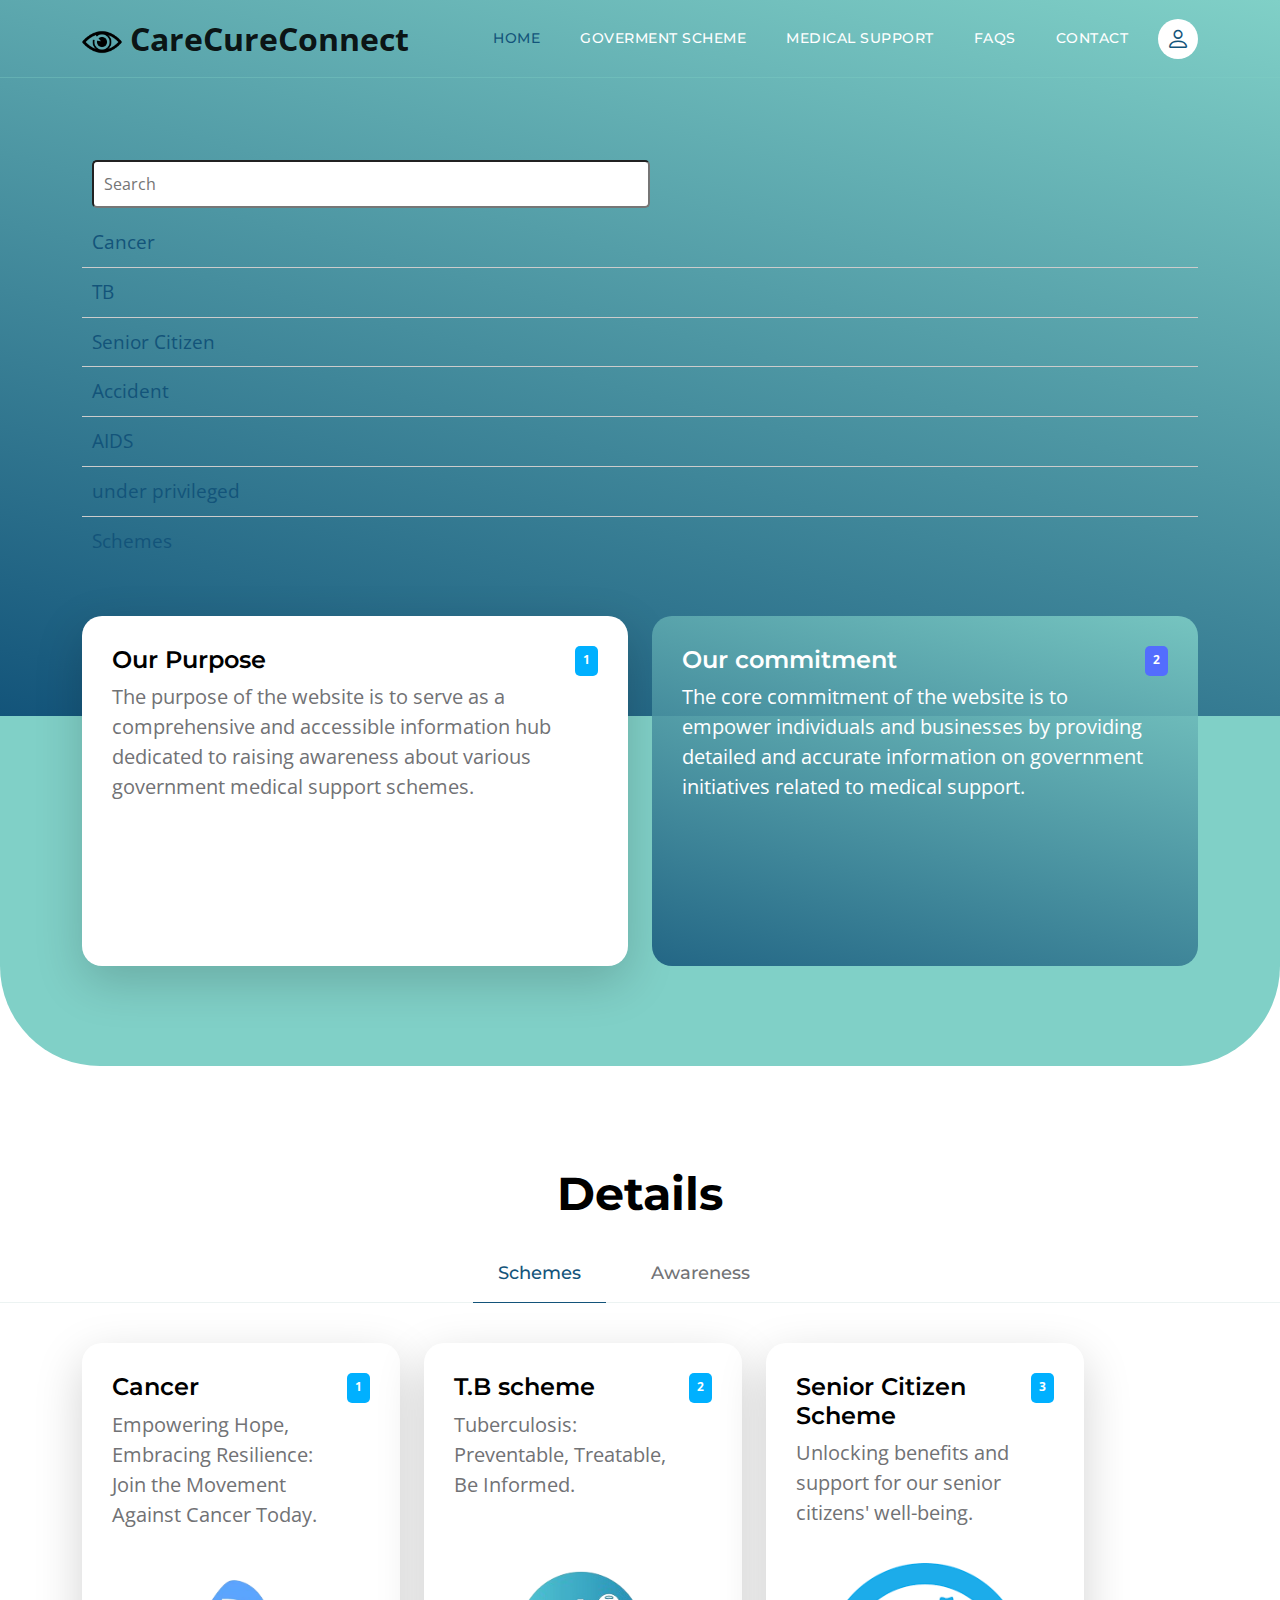
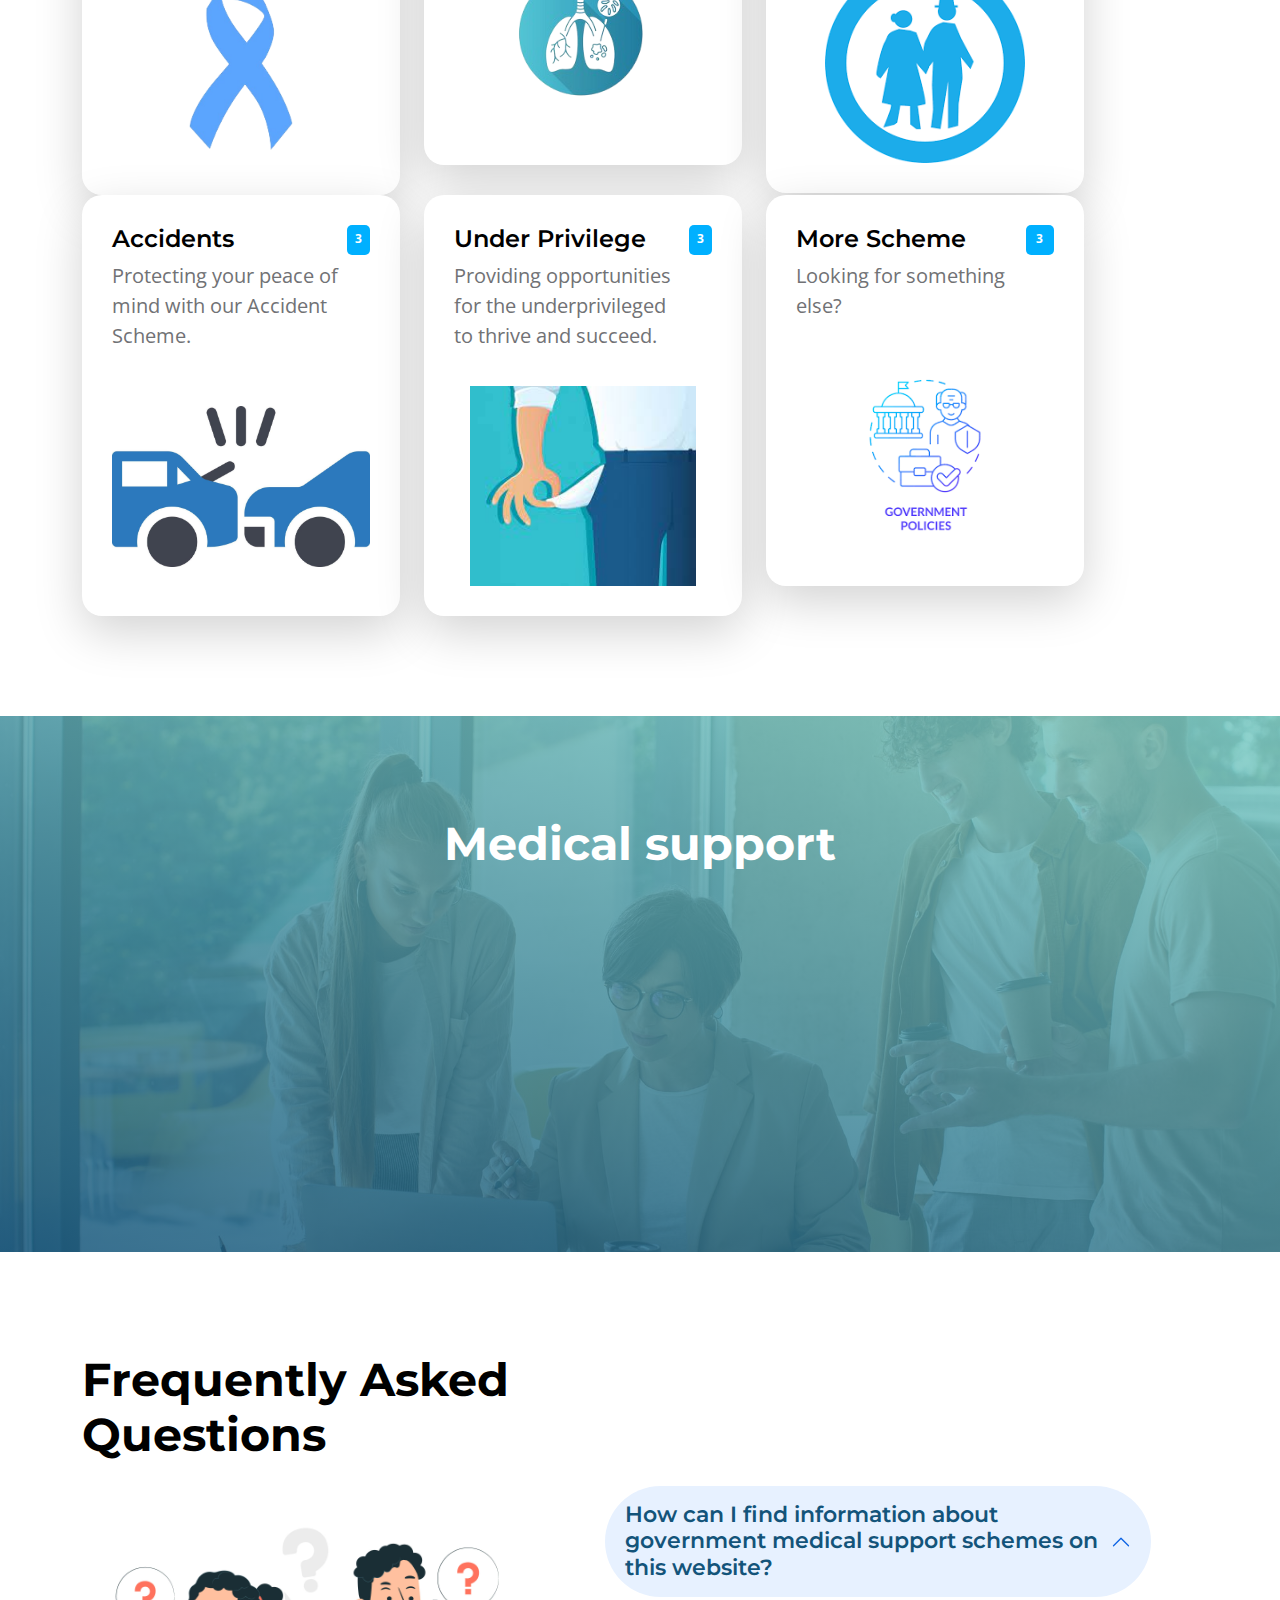
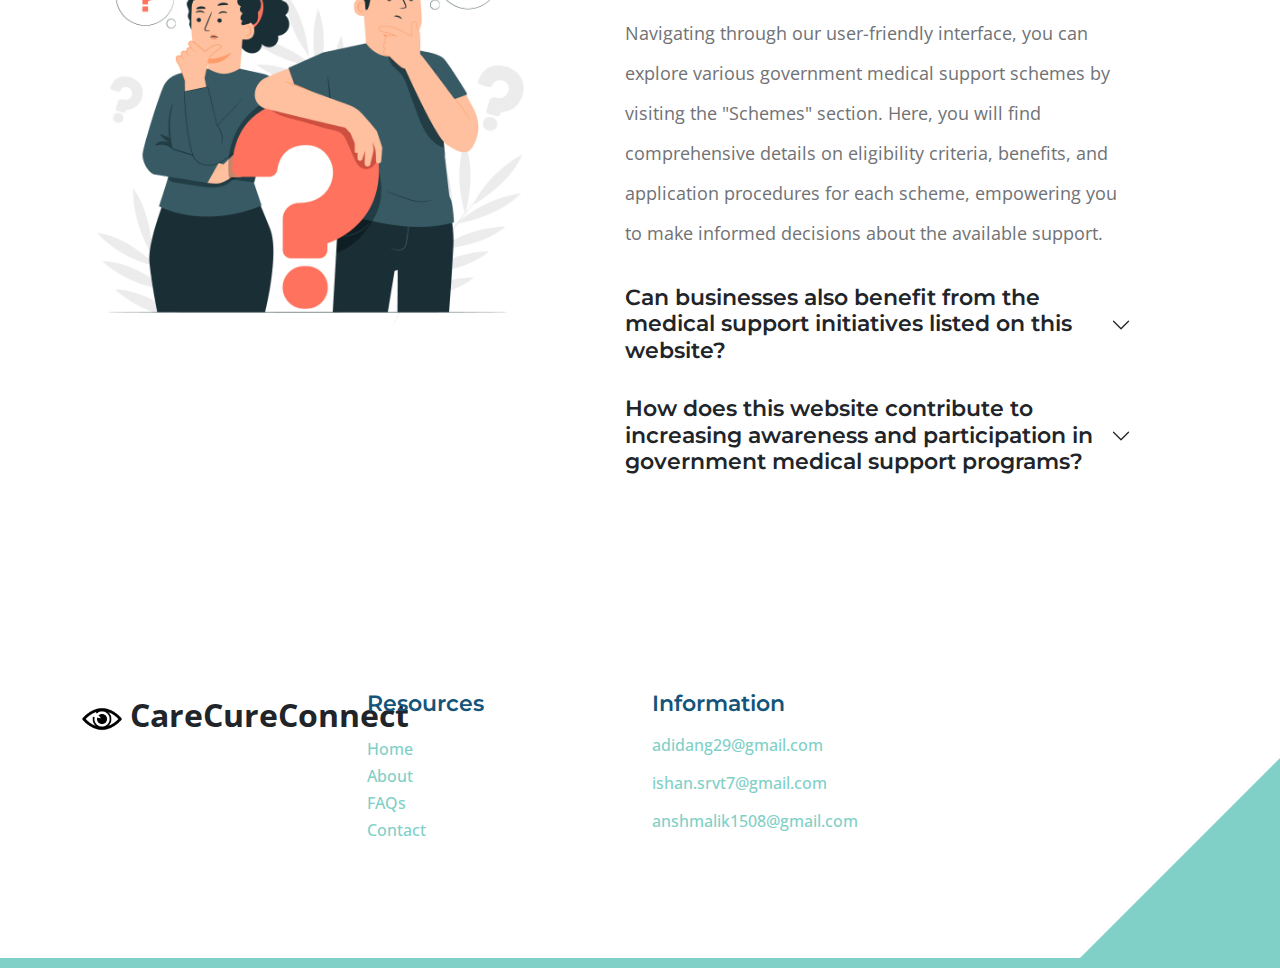
<file: index.html>
<!doctype html>
<html lang="en">
    <head>
        <meta charset="utf-8">
        <meta name="viewport" content="width=device-width, initial-scale=1">

        <meta name="description" content="">
        <meta name="author" content="">

        <title>CareCureConnect</title>

        <!-- CSS FILES -->        
        <link rel="preconnect" href="https://fonts.googleapis.com">
        
        <link rel="preconnect" href="https://fonts.gstatic.com" crossorigin>

        <link href="https://fonts.googleapis.com/css2?family=Montserrat:wght@500;600;700&family=Open+Sans&display=swap" rel="stylesheet">
                        
        <link href="static/bootstrap.min.css" rel="stylesheet">

        <link href="static/bootstrap-icons.css" rel="stylesheet">

        <link href="static/templatemo-topic-listing.css" rel="stylesheet">      

    </head>
    
    <body id="top">

        <main>

            <nav class="navbar navbar-expand-lg">
                <div class="container">
                    <a class="navbar-brand" href="index.html">
                        <img src="./images/eye.png" alt="" width="40px">
                        <span>CareCureConnect</span>
                    </a>

                    <div class="d-lg-none ms-auto me-4">
                        <a href="#top" class="navbar-icon bi-person smoothscroll"></a>
                    </div>
    
                    <button class="navbar-toggler" type="button" data-bs-toggle="collapse" data-bs-target="#navbarNav" aria-controls="navbarNav" aria-expanded="false" aria-label="Toggle navigation">
                        <span class="navbar-toggler-icon"></span>
                    </button>
    
                    <div class="collapse navbar-collapse" id="navbarNav">
                        <ul class="navbar-nav ms-lg-5 me-lg-auto">
                            <li class="nav-item">
                                <a class="nav-link click-scroll" href="#section_1">Home</a>
                            </li>

                            <li class="nav-item">
                                <a class="nav-link click-scroll" href="#section_2">Goverment Scheme</a>
                            </li>
    
                            <li class="nav-item">
                                <a class="nav-link click-scroll" href="#section_3">Medical support</a>
                            </li>

                            <li class="nav-item">
                                <a class="nav-link click-scroll" href="#section_4">FAQs</a>
                            </li>
    
                            <li class="nav-item">
                                <a class="nav-link click-scroll" href="#section_5">Contact</a>
                            </li>
                           <!-- <li class="nav-item dropdown">
                                <a class="nav-link dropdown-toggle" href="#section_5" id="navbarLightDropdownMenuLink" role="button" data-bs-toggle="dropdown" aria-expanded="false">pages</a>

                                <ul class="dropdown-menu dropdown-menu-light" aria-labelledby="navbarLightDropdownMenuLink">
                                    <li><a class="dropdown-item active" href="topics-listing.html">Visionaries team</a></li>

                                    <li><a class="dropdown-item" href="contact.html">Pre-order</a></li>
                                </ul>
                            </li>-->

                           
                        </ul>

                        <div class="d-none d-lg-block">
                            <a href="#top" class="navbar-icon bi-person smoothscroll"></a>
                        </div>
                    </div>
                </div>
            </nav>
            

            <section class="hero-section d-flex justify-content-center align-items-center" id="section_1">
                <div class="container">
                    <div class="row">

                        <div class="container">
                            <input id="searchbar"
                                   onkeyup="search_animal()"
                                   type="text" name="search"
                                   placeholder="Search ">
                     
                            <ul id='list'>
                                <li class="animals"><a href="Scheme.html#cancer">Cancer</a></li>
                                <li class="animals"><a href="Scheme.html#Tb">TB</a></li>
                                <li class="animals"><a href="Scheme.html#Sc">Senior Citizen</a></li>
                                <li class="animals"><a href="Scheme.html#Ac">Accident</a></li>
                                <li class="animals"><a href="Scheme.html#aids">AIDS</a></li>
                                <li class="animals"><a href="Scheme.html#Ap">under privileged</a></li>
                                <li class="animals"><a href="Scheme.html">Schemes</a></li>
                            </ul>
                        </div>
    
                        </div>
                        <script>function search_animal() {
                            let input = document.getElementById('searchbar').value
                            input = input.toLowerCase();
                            let x = document.getElementsByClassName('animals');
                           
                            for (i = 0; i < x.length; i++) {
                              if (!x[i].innerHTML.toLowerCase().includes(input)) {
                                x[i].style.display = "none";
                              }
                              else {
                                x[i].style.display = "list-item";
                              }
                            }
                          }
                        </script>


                                        
                                    </span>

                                   

                                   
                                </div>
                            </form>
                        </div>

                    </div>
                </div>
            </section>


            <section class="featured-section">
                <div class="container">
                    <div class="row justify-content-center">

                        <div class="col-lg-4 col-12 mb-4 mb-lg-0">
                            <div class="custom-block bg-white shadow-lg">
                                
                                    <div class="d-flex">
                                        <div>
                                            <h5 class="mb-2">Our Purpose</h5>

                                            <p class="mb-0">The purpose of the website is to serve as a comprehensive and accessible information hub dedicated to raising awareness about various government medical support schemes. </p>
                                        </div>

                                        <span class="badge bg-design rounded-pill ms-auto">1</span>
                                    </div>

                                   
                                
                            </div>
                        </div>

                        <div class="col-lg-6 col-12">
                            <div class="custom-block custom-block-overlay">
                                <div class="d-flex flex-column h-100">
                                    <!--<img src="images/businesswoman-using-tablet-analysis.jpg" class="custom-block-image img-fluid" alt="">-->

                                    <div class="custom-block-overlay-text d-flex">
                                        <div>
                                            <h5 class="text-white mb-2">Our commitment</h5>

                                            <p class="text-white">The core commitment of the website is to empower individuals and businesses by providing detailed and accurate information on government initiatives related to medical support.</p>

                                            
                                        </div>

                                        <span class="badge bg-finance rounded-pill ms-auto">2</span>
                                    </div>

                                   

                                    <div class="section-overlay"></div>
                                </div>
                            </div>
                        </div>

                    </div>
                </div>
            </section>


            <section class="explore-section section-padding" id="section_2">
                <div class="container">
                    <div class="row">

                        <div class="col-12 text-center">
                            <h2 class="mb-4">Details</h1>
                        </div>

                    </div>
                </div>

                <div class="container-fluid">
                    <div class="row">
                        <ul class="nav nav-tabs" id="myTab" role="tablist">
                            <li class="nav-item" role="presentation">
                                <button class="nav-link active" id="design-tab" data-bs-toggle="tab" data-bs-target="#design-tab-pane" type="button" role="tab" aria-controls="design-tab-pane" aria-selected="true">Schemes</button>
                            </li>

                            <li class="nav-item" role="presentation">
                                <button class="nav-link" id="marketing-tab" data-bs-toggle="tab" data-bs-target="#marketing-tab-pane" type="button" role="tab" aria-controls="marketing-tab-pane" aria-selected="false">Awareness</button>
                            </li>

                           
                        </ul>
                    </div>
                </div>

                <div class="container">
                    <div class="row">

                        <div class="col-12">
                            <div class="tab-content" id="myTabContent">
                                <div class="tab-pane fade show active" id="design-tab-pane" role="tabpanel" aria-labelledby="design-tab" tabindex="0">
                                    <div class="row">
                                        <div class="col-lg-13 col-md-6 col-12 mb-4 mb-lg-0">
                                            <div class="custom-block bg-white shadow-lg">
                                                <a href="Scheme.html#cancer">
                                                    <div class="d-flex">
                                                        <div>
                                                            <h5 class="mb-2">Cancer</h5>

                                                            <p class="mb-0">Empowering Hope, Embracing Resilience: Join the Movement Against Cancer Today.</p>
                                                        </div>

                                                        <span class="badge bg-design rounded-pill ms-auto">1</span>
                                                    </div>

                                                    <img src="images/blue-ribbon-symbol-vector-world-prostate-cancer-awareness-day_690789-995__1_-removebg-preview.png" class="custom-block-image img-fluid" alt="">
                                                </a>
                                            </div>
                                        </div>

                                        <div class="col-lg-13 col-md-6 col-12 mb-4 mb-lg-0">
                                            <div class="custom-block bg-white shadow-lg">
                                                <a href="Scheme.html#Tb ">
                                                    <div class="d-flex">
                                                        <div>
                                                            <h5 class="mb-2">T.B scheme</h5>

                                                                <p class="mb-0">Tuberculosis: Preventable, Treatable, Be Informed.</p>
                                                        </div>

                                                        <span class="badge bg-design rounded-pill ms-auto">2</span>
                                                    </div>

                                                    <img src="images/tuberculosis-removebg-preview.png" class="custom-block-image img-fluid" alt="">
                                                </a>
                                            </div>
                                        </div>

                                        <div class="col-lg-13 col-md-6 col-12 mb-4 mb-lg-0">
                                            <div class="custom-block bg-white shadow-lg">
                                                <a href="Scheme.html#Sc">
                                                    <div class="d-flex">
                                                        <div>
                                                            <h5 class="mb-2">Senior Citizen Scheme</h5>

                                                                <p class="mb-0">Unlocking benefits and support for our senior citizens' well-being.</p>
                                                        </div>

                                                        <span class="badge bg-design rounded-pill ms-auto">3</span>
                                                    </div>

                                                    <img src="images/download.png" class="custom-block-image img-fluid" alt="">
                                                </a>
                                            </div>
                                        </div>
                                        <div class="col-lg-13 col-md-6 col-12 mb-4 mb-lg-0">
                                            <div class="custom-block bg-white shadow-lg">
                                                <a href="Scheme.html#Ac">
                                                    <div class="d-flex">
                                                        <div>
                                                            <h5 class="mb-2">Accidents</h5>

                                                                <p class="mb-0">Protecting your peace of mind with our Accident Scheme.</p>
                                                        </div>

                                                        <span class="badge bg-design rounded-pill ms-auto">3</span>
                                                    </div>

                                                    <img src="images/accident.jpg" class="custom-block-image img-fluid" alt="">
                                                </a>
                                            </div>
                                        </div>
                                        <div class="col-lg-13 col-md-6 col-12 mb-4 mb-lg-0">
                                            <div class="custom-block bg-white shadow-lg">
                                                <a href="Scheme.html#Ap">
                                                    <div class="d-flex">
                                                        <div>
                                                            <h5 class="mb-2">Under Privilege</h5>

                                                                <p class="mb-0">Providing opportunities for the underprivileged to thrive and succeed.</p>
                                                        </div>

                                                        <span class="badge bg-design rounded-pill ms-auto">3</span>
                                                    </div>

                                                    <img src="images/images.jpg" class="custom-block-image img-fluid" alt="">
                                                </a>
                                            </div>
                                        </div>
                                        <div class="col-lg-13 col-md-6 col-12 mb-4 mb-lg-0">
                                            <div class="custom-block bg-white shadow-lg">
                                                <a href="Scheme.html">
                                                    <div class="d-flex">
                                                        <div>
                                                            <h5 class="mb-2">More Scheme</h5>

                                                                <p class="mb-0">Looking for something else?</p>
                                                        </div>

                                                        <span class="badge bg-design rounded-pill ms-auto">3</span>
                                                    </div>

                                                    <img src="images/download (1).png" class="custom-block-image img-fluid" alt="">
                                                </a>
                                            </div>
                                        </div>
                                    </div>
                                </div>

                                <div class="tab-pane fade" id="marketing-tab-pane" role="tabpanel" aria-labelledby="marketing-tab" tabindex="0">
                                    <div class="row">
                                        <div class="col-lg-4 col-md-6 col-12 mb-4 mb-lg-3">
                                                <div class="custom-block bg-white shadow-lg">
                                                    <a href="topics-detail.html">
                                                        <div class="d-flex">
                                                            <div>
                                                                <h5 class="mb-2">Regular Exercise</h5>

                                                                <p class="mb-0">Physical activity strengthens muscles, boosts cardiovascular health, and releases endorphins, enhancing mood and reducing stress. It also aids in weight management and reduces the risk of chronic diseases like heart disease and diabetes.</p>
                                                            </div>

                                                            <span class="badge bg-advertising rounded-pill ms-auto">1</span>
                                                        </div>

                                                        <img src="images/topics/undraw_online_ad_re_ol62.png" class="custom-block-image img-fluid" alt="">
                                                    </a>
                                                </div>
                                            </div>

                                            <div class="col-lg-4 col-md-6 col-12 mb-4 mb-lg-3">
                                                <div class="custom-block bg-white shadow-lg">
                                                    <a href="topics-detail.html">
                                                        <div class="d-flex">
                                                            <div>
                                                                <h5 class="mb-2">Balanced Diet</h5>

                                                                <p class="mb-0">A varied diet rich in fruits, vegetables, whole grains, lean proteins, and healthy fats provides essential nutrients for bodily functions. It supports overall health, regulates energy levels, and reduces the risk of nutritional deficiencies and chronic diseases.</p>
                                                            </div>

                                                            <span class="badge bg-advertising rounded-pill ms-auto">2</span>
                                                        </div>

                                                        <img src="images/topics/undraw_Group_video_re_btu7.png" class="custom-block-image img-fluid" alt="">
                                                    </a>
                                                </div>
                                            </div>
                                            <div class="col-lg-4 col-md-6 col-12 mb-4 mb-lg-3">
                                                <div class="custom-block bg-white shadow-lg">
                                                    <a href="topics-detail.html">
                                                        <div class="d-flex">
                                                            <div>
                                                                <h5 class="mb-2">Stress Management</h5>

                                                                <p class="mb-0">A varied diet rich in fruits, vegetables, whole grains, lean proteins, and healthy fats provides essential nutrients for bodily functions. It supports overall health, regulates energy levels, and reduces the risk of nutritional deficiencies and chronic diseases.</p>
                                                            </div>

                                                            <span class="badge bg-advertising rounded-pill ms-auto">3</span>
                                                        </div>

                                                        <img src="images/topics/undraw_Group_video_re_btu7.png" class="custom-block-image img-fluid" alt="">
                                                    </a>
                                                </div>
                                            </div>
                                            <div class="col-lg-4 col-md-6 col-12">
                                                <div class="custom-block bg-white shadow-lg">
                                                    <a href="topics-detail.html">
                                                        <div class="d-flex">
                                                            <div>
                                                                <h5 class="mb-2">Sufficient Sleep</h5>

                                                                <p class="mb-0">Quality sleep is essential for physical and mental health, supporting cognitive function, mood regulation, and immune system function. Adequate sleep promotes optimal performance, memory consolidation, and overall well-being.</p>
                                                            </div>

                                                            <span class="badge bg-advertising rounded-pill ms-auto">4</span>
                                                        </div>

                                                        <img src="images/topics/undraw_viral_tweet_gndb.png" class="custom-block-image img-fluid" alt="">
                                                    </a>
                                                </div>
                                            </div>
                                        </div>
                                  </div>

                                    </div>
                                </div>
                            </div>

                    </div>
                </div>
            </section>


            <section class="timeline-section section-padding" id="section_3">
                <div class="section-overlay"></div>

                <div class="container">
                    <div class="row">

                        <div class="col-12 text-center">
                            <h2 class="text-white mb-4">Medical support</h1>
                        </div>

                        <div class="col-lg-10 col-12 mx-auto">
                            <div class="timeline-container">
                                
                                    <div class="list-progress">
                                        <div class="inner"></div>
                                    </div>

                                    <iframe src="https://www.google.com/maps/d/u/0/embed?mid=1OalhDdpD4aQKshFXLfGjHIFI9mB45hc&ehbc=2E312F" width="100%" height="250" style="border:0;" allowfullscreen="" loading="list-progress" referrerpolicy="no-referrer-when-downgrade"></iframe>

                                </div>
                        </div>

                        
                    </div>
                </div>
            </section>


            <section class="faq-section section-padding" id="section_4">
                <div class="container">
                    <div class="row">

                        <div class="col-lg-6 col-12">
                            <h2 class="mb-4">Frequently Asked Questions</h2>
                        </div>

                        <div class="clearfix"></div>

                        <div class="col-lg-5 col-12">
                            <img src="images/faq_graphic.jpg" class="img-fluid" alt="FAQs">
                        </div>

                        <div class="col-lg-6 col-12 m-auto">
                            <div class="accordion" id="accordionExample">
                                <div class="accordion-item">
                                    <h2 class="accordion-header" id="headingOne">
                                        <button class="accordion-button" type="button" data-bs-toggle="collapse" data-bs-target="#collapseOne" aria-expanded="true" aria-controls="collapseOne">
                                            How can I find information about government medical support schemes on this website?
                                        </button>
                                    </h2>

                                    <div id="collapseOne" class="accordion-collapse collapse show" aria-labelledby="headingOne" data-bs-parent="#accordionExample">
                                        <div class="accordion-body">
                                            Navigating through our user-friendly interface, you can explore various government medical support schemes by visiting the "Schemes" section. Here, you will find comprehensive details on eligibility criteria, benefits, and application procedures for each scheme, empowering you to make informed decisions about the available support.
                                        </div>
                                    </div>
                                </div>

                                <div class="accordion-item">
                                    <h2 class="accordion-header" id="headingTwo">
                                        <button class="accordion-button collapsed" type="button" data-bs-toggle="collapse" data-bs-target="#collapseTwo" aria-expanded="false" aria-controls="collapseTwo">
                                            Can businesses also benefit from the medical support initiatives listed on this website?
                                    </button>
                                    </h2>

                                    <div id="collapseTwo" class="accordion-collapse collapse" aria-labelledby="headingTwo" data-bs-parent="#accordionExample">
                                        <div class="accordion-body">
                                            Absolutely! Our web app caters to both individuals and businesses. We have curated information on government medical support initiatives that extend assistance to businesses, ensuring that entrepreneurs and employers are well-informed about the opportunities available to enhance the health and well-being of their workforce.
                                        </div>
                                    </div>
                                </div>

                                <div class="accordion-item">
                                    <h2 class="accordion-header" id="headingThree">
                                        <button class="accordion-button collapsed" type="button" data-bs-toggle="collapse" data-bs-target="#collapseThree" aria-expanded="false" aria-controls="collapseThree">
                                            How does this website contribute to increasing awareness and participation in government medical support programs?
                                    </button>
                                    </h2>

                                    <div id="collapseThree" class="accordion-collapse collapse" aria-labelledby="headingThree" data-bs-parent="#accordionExample">
                                        <div class="accordion-body">
                                            Our website serves as a centralized information hub, actively contributing to raising awareness by providing up-to-date and detailed information on various government medical support schemes. By promoting transparency and accessibility, we aim to increase participation among individuals and businesses, fostering a community that actively engages with and benefits from the valuable medical support initiatives provided by the government.
                                        </div>
                                    </div>
                                </div>
                            </div>
                        </div>

                    </div>
                </div>
            </section>


   
<footer class="site-footer section-padding" id="section_5">
    <div class="container">
        <div class="row">

            <div class="col-lg-3 col-12 mb-4 pb-2">
                <a class="navbar-brand mb-2" href="index.html">
                    <img src="./images/eye.png" alt="" width="40px">
                    <span>CareCureConnect
                    </span>
                </a>
            </div>

            <div class="col-lg-3 col-md-4 col-6">
                <h6 class="site-footer-title mb-3">Resources</h6>

                <ul class="site-footer-links">
                    <li class="site-footer-link-item">
                        <a href="#" class="site-footer-link">Home</a>
                    </li>

                    <li class="site-footer-link-item">
                        <a href="#" class="site-footer-link">About</a>
                    </li>

                    <li class="site-footer-link-item">
                        <a href="#section_4" class="site-footer-link">FAQs</a>
                    </li>

                    <li class="site-footer-link-item">
                        <a href="#section_5" class="site-footer-link">Contact</a>
                    </li>
                </ul>
            </div>

            <div class="col-lg-3 col-md-4 col-6 mb-4 mb-lg-0">
                <h6 class="site-footer-title mb-3">Information</h6>
                <p class="text-white d-flex">
                    <a href="mailto:info@company.com" class="site-footer-link">
                        adidang29@gmail.com
                    </a>
                </p>
                <p class="text-white d-flex">
                    <a href="mailto:info@company.com" class="site-footer-link">
                        ishan.srvt7@gmail.com
                    </a>
                </p>
                <p class="text-white d-flex">
                    <a href="mailto:info@company.com" class="site-footer-link">
                        anshmalik1508@gmail.com
                    </a>
                </p>
            </div>

            <div class="col-lg-3 col-md-4 col-12 mt-4 mt-lg-0 ms-auto">
                


                
            </div>

        </div>
    </div>
</footer>


        <!-- JAVASCRIPT FILES -->
        <script src="js/jquery.min.js"></script>
        <script src="js/bootstrap.bundle.min.js"></script>
        <script src="js/jquery.sticky.js"></script>
        <script src="js/click-scroll.js"></script>
        <script src="js/custom.js"></script>

    </body>
    
</html>
</file>
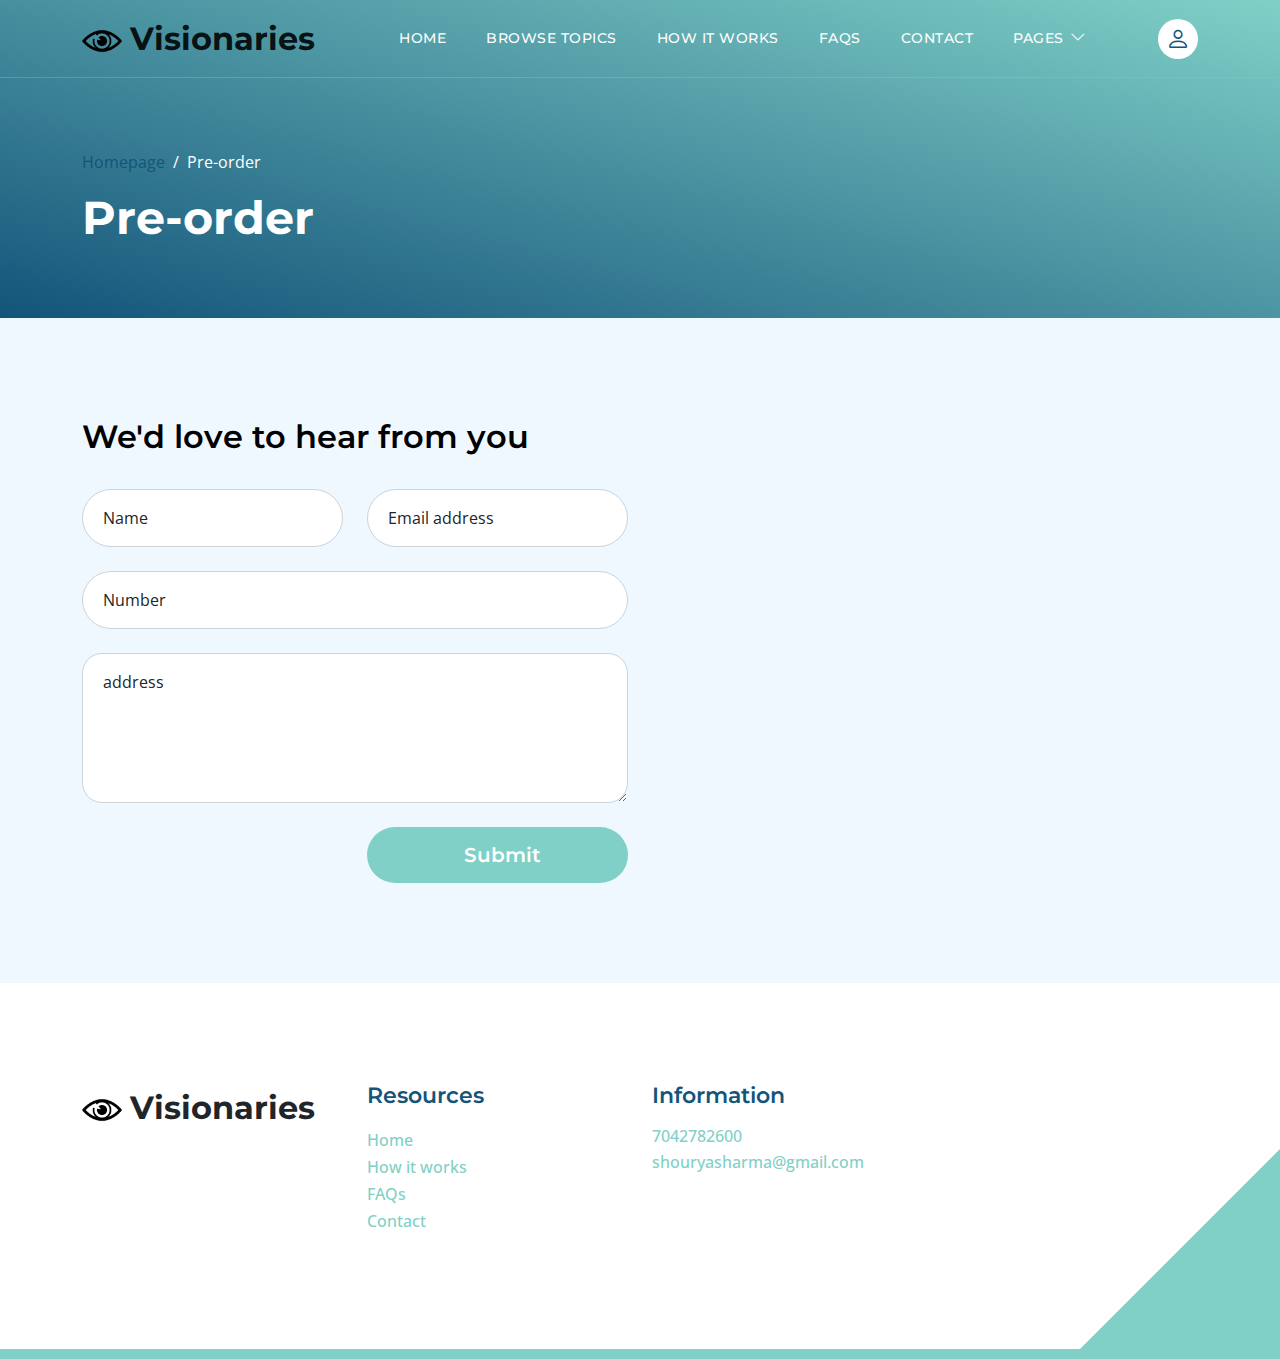
<file: contact.html>
<!doctype html>
<html lang="en">
    <head>
        <meta charset="utf-8">
        <meta name="viewport" content="width=device-width, initial-scale=1">

        <meta name="description" content="">
        <meta name="author" content="">

        <title>Visionaries</title>

        <!-- CSS FILES -->        
        <link rel="preconnect" href="https://fonts.googleapis.com">
        
        <link rel="preconnect" href="https://fonts.gstatic.com" crossorigin>

        <link href="https://fonts.googleapis.com/css2?family=Montserrat:wght@500;600;700&family=Open+Sans&display=swap" rel="stylesheet">
                        
        <link href="css/bootstrap.min.css" rel="stylesheet">

        <link href="css/bootstrap-icons.css" rel="stylesheet">

        <link href="css/templatemo-topic-listing.css" rel="stylesheet">
<!--

TemplateMo 590 topic listing

https://templatemo.com/tm-590-topic-listing

-->
    </head>
    
    <body class="topics-listing-page" id="top">

        <main>

            <nav class="navbar navbar-expand-lg">
                <div class="container">
                    <a class="navbar-brand" href="index.html">
                        <img src="./images/eye.png" alt="" width="40px">
                        <span>Visionaries</span>
                    </a>

                    <div class="d-lg-none ms-auto me-4">
                        <a href="#top" class="navbar-icon bi-person smoothscroll"></a>
                    </div>
    
                    <button class="navbar-toggler" type="button" data-bs-toggle="collapse" data-bs-target="#navbarNav" aria-controls="navbarNav" aria-expanded="false" aria-label="Toggle navigation">
                        <span class="navbar-toggler-icon"></span>
                    </button>
    
                    <div class="collapse navbar-collapse" id="navbarNav">
                        <ul class="navbar-nav ms-lg-5 me-lg-auto">
                            <li class="nav-item">
                                <a class="nav-link click-scroll" href="index.html#section_1">Home</a>
                            </li>

                            <li class="nav-item">
                                <a class="nav-link click-scroll" href="index.html#section_2">Browse Topics</a>
                            </li>
    
                            <li class="nav-item">
                                <a class="nav-link click-scroll" href="index.html#section_3">How it works</a>
                            </li>

                            <li class="nav-item">
                                <a class="nav-link click-scroll" href="index.html#section_4">FAQs</a>
                            </li>
    
                            <li class="nav-item">
                                <a class="nav-link click-scroll" href="index.html#section_5">Contact</a>
                            </li>

                            <li class="nav-item dropdown">
                                <a class="nav-link dropdown-toggle" href="#section_5" id="navbarLightDropdownMenuLink" role="button" data-bs-toggle="dropdown" aria-expanded="false">Pages</a>

                                <ul class="dropdown-menu dropdown-menu-light" aria-labelledby="navbarLightDropdownMenuLink">
                                    <li><a class="dropdown-item" href="topics-listing.html">Visionaries team</a></li>

                                    <li><a class="dropdown-item active" href="contact.html">Pre-order</a></li>
                                </ul>
                            </li>
                        </ul>

                        <div class="d-none d-lg-block">
                            <a href="#top" class="navbar-icon bi-person smoothscroll"></a>
                        </div>
                    </div>
                </div>
            </nav>


            <header class="site-header d-flex flex-column justify-content-center align-items-center">
                <div class="container">
                    <div class="row align-items-center">

                        <div class="col-lg-5 col-12">
                            <nav aria-label="breadcrumb">
                                <ol class="breadcrumb">
                                    <li class="breadcrumb-item"><a href="index.html">Homepage</a></li>

                                    <li class="breadcrumb-item active" aria-current="page">Pre-order</li>
                                </ol>
                            </nav>

                            <h2 class="text-white">Pre-order</h2>
                        </div>

                    </div>
                </div>
            </header>


            <section class="section-padding section-bg">
                <div class="container">
                    <div class="row">

                        <div class="col-lg-12 col-12">
                            <h3 class="mb-4 pb-2">We'd love to hear from you</h3>
                        </div>

                        <div class="col-lg-6 col-12">
                            <form action="#" method="post" class="custom-form contact-form" role="form">
                                <div class="row">
                                    <div class="col-lg-6 col-md-6 col-12">
                                        <div class="form-floating">
                                            <input type="text" name="name" id="name" class="form-control" placeholder="Name" required="">
                                            
                                            <label for="floatingInput">Name</label>
                                        </div>
                                    </div>

                                    <div class="col-lg-6 col-md-6 col-12"> 
                                        <div class="form-floating">
                                            <input type="email" name="email" id="email" pattern="[^ @]*@[^ @]*" class="form-control" placeholder="Email address" required="">
                                            
                                            <label for="floatingInput">Email address</label>
                                        </div>
                                    </div>

                                    <div class="col-lg-12 col-12">
                                        <div class="form-floating">
                                            <input type="text" name="subject" id="name" class="form-control" placeholder="Name" required="">
                                            
                                            <label for="floatingInput">Number</label>
                                        </div>

                                        <div class="form-floating">
                                            <textarea class="form-control" id="message" name="message" placeholder="Tell me about the project"></textarea>
                                            
                                            <label for="floatingTextarea">address</label>
                                        </div>
                                    </div>

                                    <div class="col-lg-4 col-12 ms-auto">
                                        <button type="submit" class="form-control">Submit</button>
                                    </div>

                                </div>
                            </form>
                        </div>

                        

                    </div>
                </div>
            </section>
        </main>

        <footer class="site-footer section-padding">
            <div class="container">
                <div class="row">

                    <div class="col-lg-3 col-12 mb-4 pb-2">
                        <a class="navbar-brand mb-2" href="index.html">
                            <img src="./images/eye.png" alt="" width="40px">
                            <span>Visionaries</span>
                        </a>
                    </div>

                    <div class="col-lg-3 col-md-4 col-6">
                        <h6 class="site-footer-title mb-3">Resources</h6>

                        <ul class="site-footer-links">
                            <li class="site-footer-link-item">
                                <a href="#" class="site-footer-link">Home</a>
                            </li>

                            <li class="site-footer-link-item">
                                <a href="#" class="site-footer-link">How it works</a>
                            </li>

                            <li class="site-footer-link-item">
                                <a href="#" class="site-footer-link">FAQs</a>
                            </li>

                            <li class="site-footer-link-item">
                                <a href="#" class="site-footer-link">Contact</a>
                            </li>
                        </ul>
                    </div>

                    <div class="col-lg-3 col-md-4 col-6 mb-4 mb-lg-0">
                        <h6 class="site-footer-title mb-3">Information</h6>

                        <p class="text-white d-flex mb-1">
                            <a href="tel: 305-240-9671" class="site-footer-link">
                                7042782600
                            </a>
                        </p>

                        <p class="text-white d-flex">
                            <a href="mailto:info@company.com" class="site-footer-link">
                                shouryasharma@gmail.com
                            </a>
                        </p>
                    </div>

                    <div class="col-lg-3 col-md-4 col-12 mt-4 mt-lg-0 ms-auto">
                        


                        
                    </div>

                </div>
            </div>
        </footer>

        <!-- JAVASCRIPT FILES -->
        <script src="js/jquery.min.js"></script>
        <script src="js/bootstrap.bundle.min.js"></script>
        <script src="js/jquery.sticky.js"></script>
        <script src="js/custom.js"></script>

    </body>
</html>
</file>
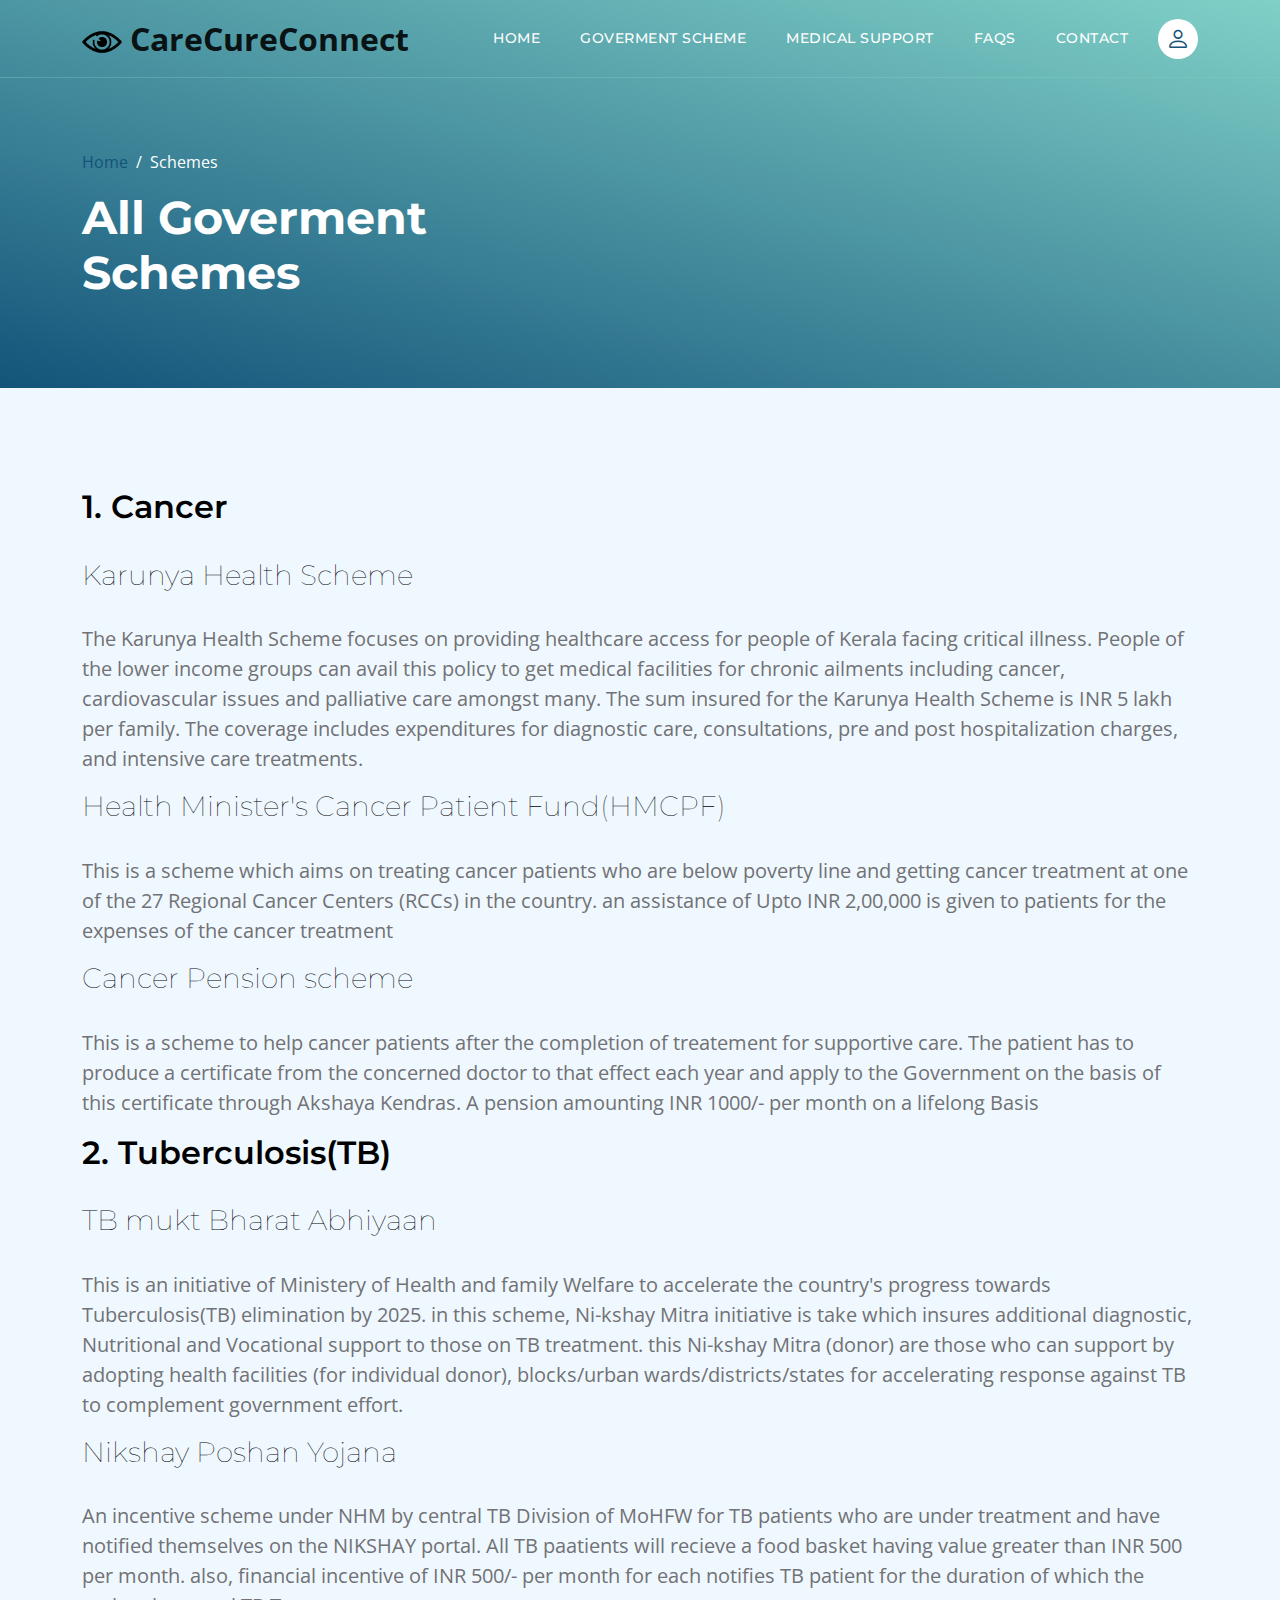
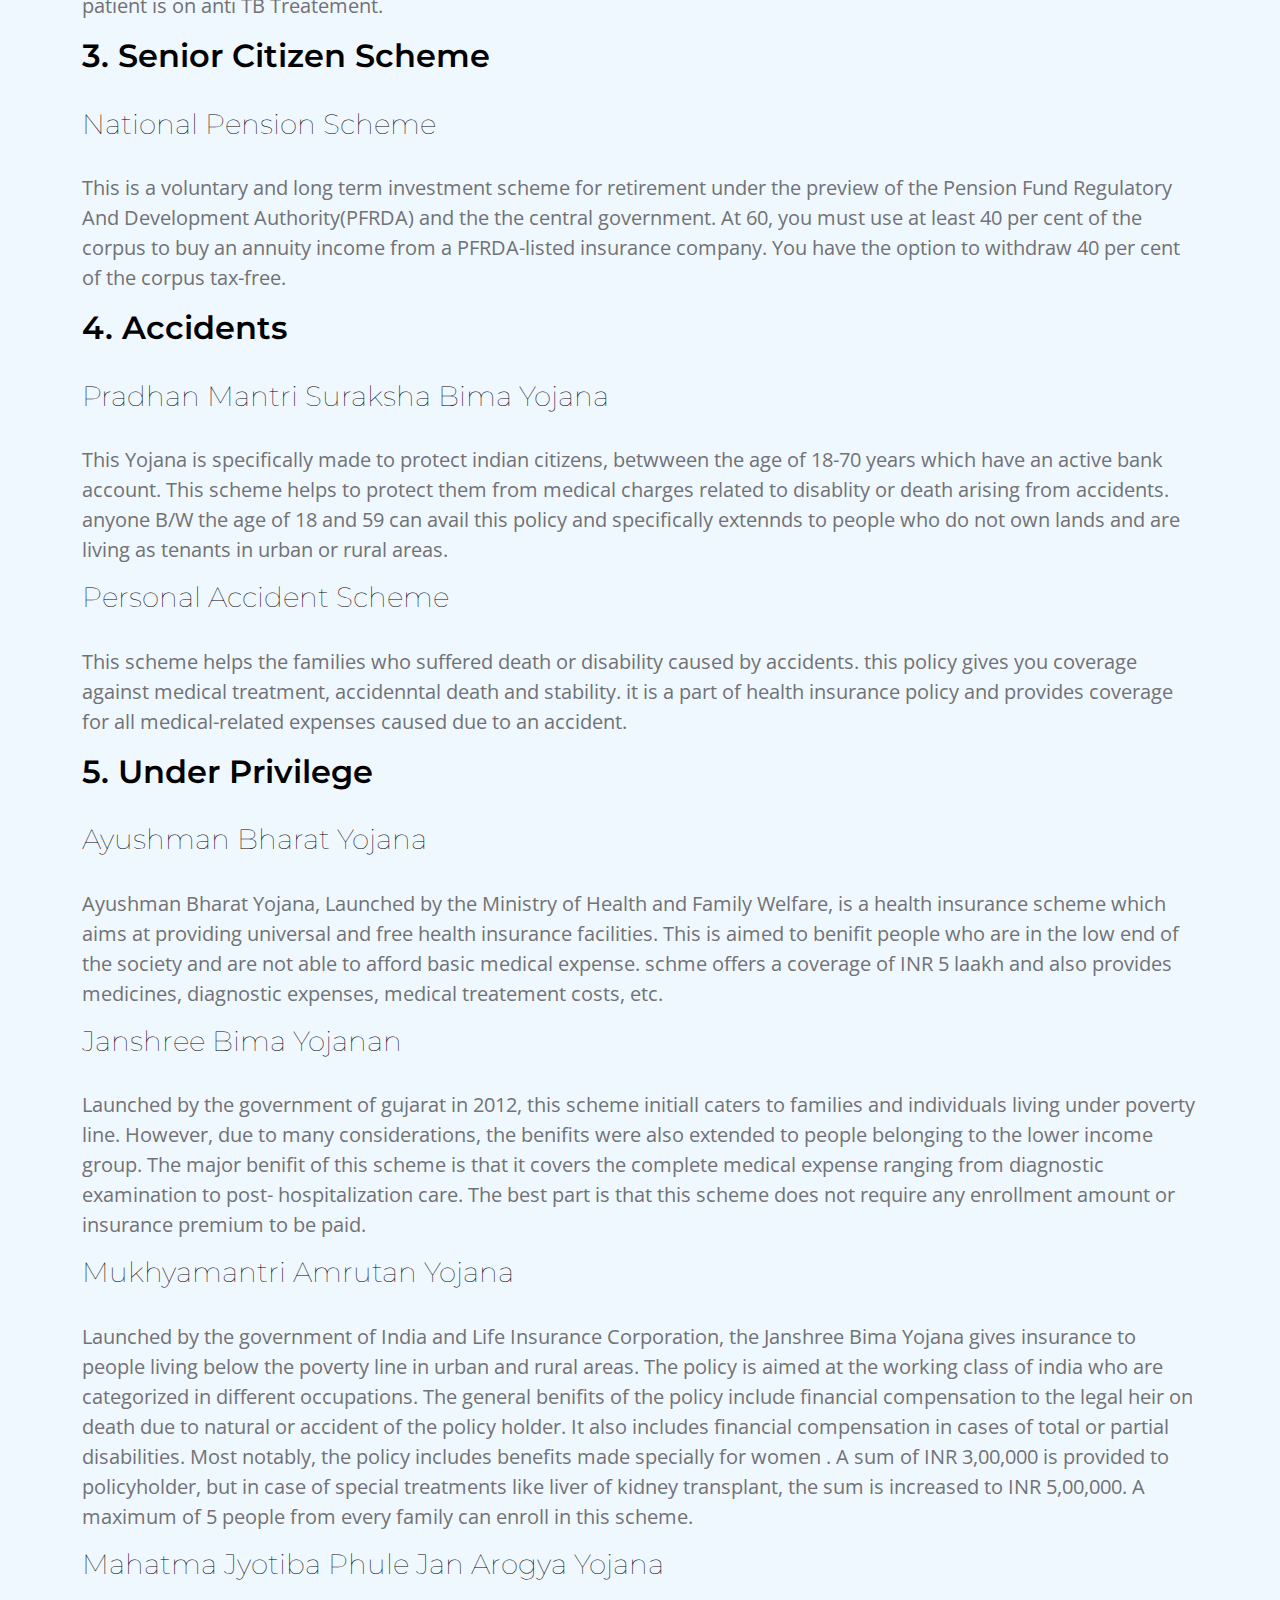
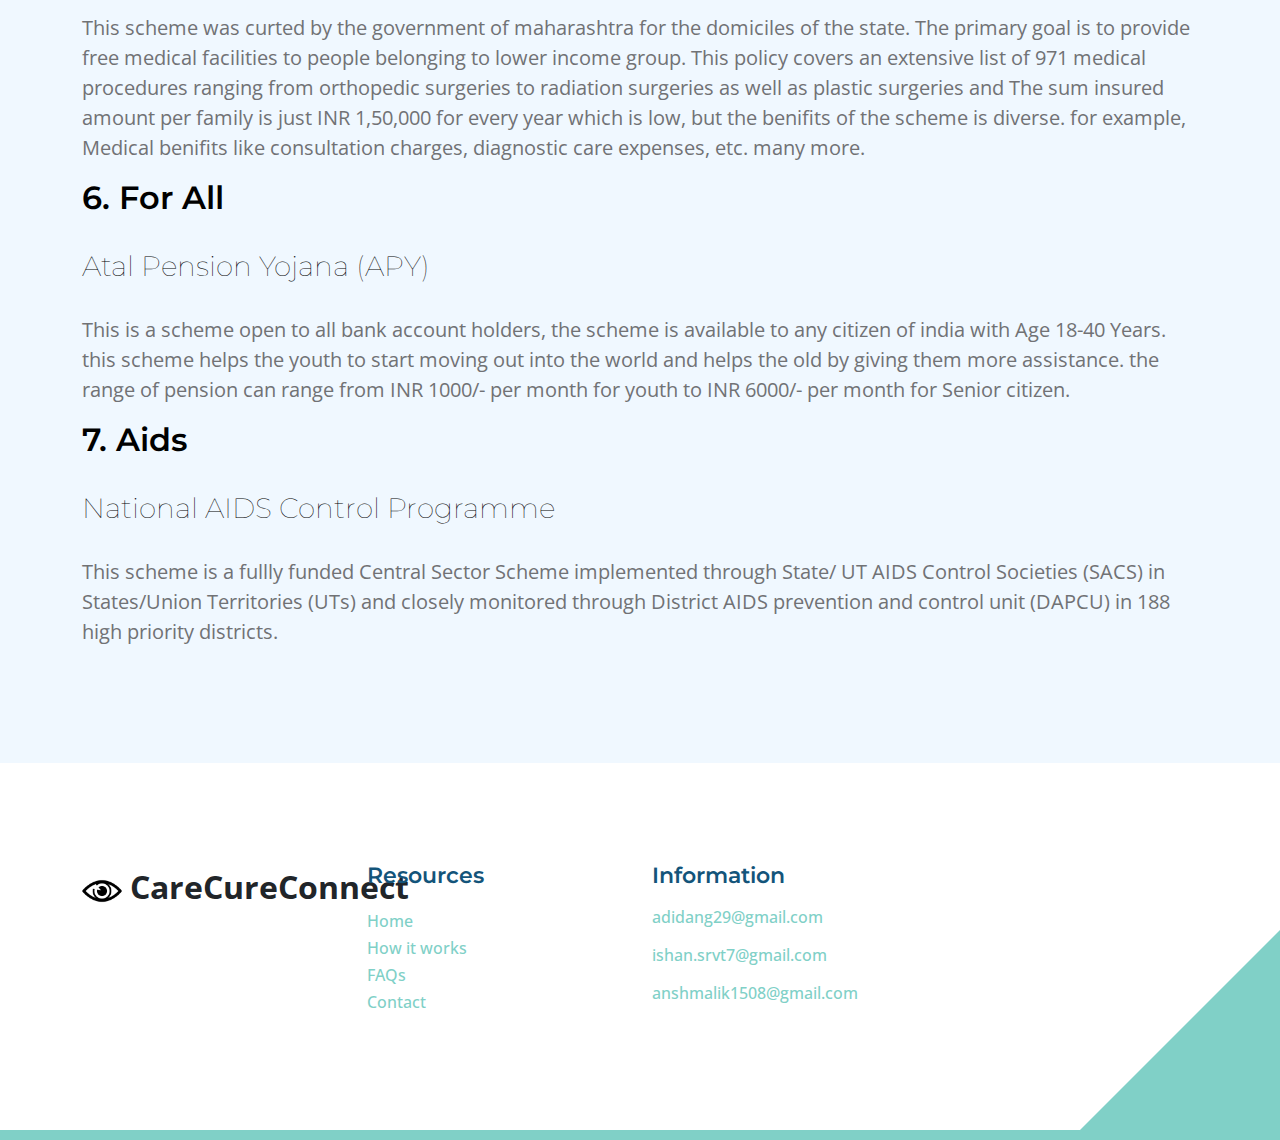
<file: Scheme.html>
<!doctype html>
<html lang="en">
    <head>
        <meta charset="utf-8">
        <meta name="viewport" content="width=device-width, initial-scale=1">

        <meta name="description" content="">
        <meta name="author" content="">

        <title>CareCureConnect</title>

        <!-- CSS FILES -->        
        <link rel="preconnect" href="https://fonts.googleapis.com">
        
        <link rel="preconnect" href="https://fonts.gstatic.com" crossorigin>

        <link href="https://fonts.googleapis.com/css2?family=Montserrat:wght@500;600;700&family=Open+Sans&display=swap" rel="stylesheet">
                        
        <link href="static/bootstrap.min.css" rel="stylesheet">

        <link href="static/bootstrap-icons.css" rel="stylesheet">

        <link href="static/templatemo-topic-listing.css" rel="stylesheet">      
<!--

TemplateMo 590 topic listing

https://templatemo.com/tm-590-topic-listing

-->
    </head>
    
    <body id="top">

        <main>

            <nav class="navbar navbar-expand-lg">
                <div class="container">
                    <a class="navbar-brand" href="index.html">
                        <img src="./images/eye.png" alt="" width="40px">
                        <span>CareCureConnect</span>
                    </a>

                    <div class="d-lg-none ms-auto me-4">
                        <a href="#top" class="navbar-icon bi-person smoothscroll"></a>
                    </div>
    
                    <button class="navbar-toggler" type="button" data-bs-toggle="collapse" data-bs-target="#navbarNav" aria-controls="navbarNav" aria-expanded="false" aria-label="Toggle navigation">
                        <span class="navbar-toggler-icon"></span>
                    </button>
    
                    <div class="collapse navbar-collapse" id="navbarNav">
                        <ul class="navbar-nav ms-lg-5 me-lg-auto">
                            <li class="nav-item">
                                <a class="nav-link click-scroll" href="index.html">Home</a>
                            </li>

                            <li class="nav-item">
                                <a class="nav-link click-scroll" href="index.html#section_2">Goverment Scheme</a>
                            </li>
    
                            <li class="nav-item">
                                <a class="nav-link click-scroll" href="index.html#section_3">Medical support</a>
                            </li>

                            <li class="nav-item">
                                <a class="nav-link click-scroll" href="index.html#section_4">FAQs</a>
                            </li>
    
                            <li class="nav-item">
                                <a class="nav-link click-scroll" href="index.html#section_5">Contact</a>
                            </li>
                           <!-- <li class="nav-item dropdown">
                                <a class="nav-link dropdown-toggle" href="#section_5" id="navbarLightDropdownMenuLink" role="button" data-bs-toggle="dropdown" aria-expanded="false">pages</a>

                                <ul class="dropdown-menu dropdown-menu-light" aria-labelledby="navbarLightDropdownMenuLink">
                                    <li><a class="dropdown-item active" href="topics-listing.html">CareCureConnect team</a></li>

                                    <li><a class="dropdown-item" href="contact.html">Pre-order</a></li>
                                </ul>
                            </li>-->

                           
                        </ul>

                        <div class="d-none d-lg-block">
                            <a href="#top" class="navbar-icon bi-person smoothscroll"></a>
                        </div>
                    </div>
                </div>
            </nav>
             

            <header class="site-header d-flex flex-column justify-content-center align-items-center">
                <div class="container">
                    <div class="row align-items-center">

                        <div class="col-lg-5 col-12">
                            <nav aria-label="breadcrumb">
                                <ol class="breadcrumb">
                                    <li class="breadcrumb-item"><a href="index.html">Home</a></li>

                                    <li class="breadcrumb-item active" aria-current="page">Schemes</li>
                                </ol>
                            </nav>

                            <h2 class="text-white">All Goverment Schemes</h2>
                        </div>

                    </div>
                </div>
            </header>


            <section class="section-padding section-bg">
                <div class="container">
                    <div class="row">

                        <section class="col-lg-12 col-12" id="cancer">
                            <h3 class="mb-4 pb-2">1. Cancer</h3>
                            <h4 class="mb-4 pb-2">Karunya Health Scheme</h4>
                            <p>The Karunya Health Scheme focuses on providing healthcare access for people of Kerala facing critical illness. People of the lower income groups can avail this policy to get medical facilities for chronic ailments including cancer, cardiovascular issues and palliative care amongst many.

                             The sum insured for the Karunya Health Scheme is INR 5 lakh per family. The coverage includes expenditures for diagnostic care, consultations, pre and post hospitalization charges, and intensive care treatments.</p>

                            <h4 class="mb-4 pb-2">Health Minister's Cancer Patient Fund(HMCPF)</h4>
                            <p>This is a scheme which aims on treating cancer patients who are below poverty line and getting cancer treatment at one of the 27 Regional Cancer
                                Centers (RCCs) in the country.
                                an assistance of Upto INR 2,00,000 is given to patients for the expenses of the cancer treatment</p>

                                <h4 class="mb-4 pb-2">Cancer Pension scheme </h4>
                            <p>This is a scheme to help cancer patients after the completion of treatement for supportive care. The patient has to produce a certificate from the
                                concerned doctor to that effect each year and apply to the Government on the basis of this certificate through Akshaya Kendras.
                                A pension amounting INR 1000/- per month on a lifelong Basis
                                </p>
                                    
                                
                        </section>

                        <section class="col-lg-12 col-12" id="Tb">
                            <h3 class="mb-4 pb-2">2. Tuberculosis(TB)</h3>
                            <h4 class="mb-4 pb-2">TB mukt Bharat Abhiyaan</h4>
                            <p>This is an initiative of Ministery of Health and family Welfare to accelerate the country's progress towards Tuberculosis(TB) elimination by
                                2025. 
                                in this scheme, Ni-kshay Mitra initiative is take which insures additional diagnostic, Nutritional and Vocational support to those on TB treatment.
                                this Ni-kshay Mitra (donor) are those who can support by adopting health facilities (for individual donor), blocks/urban wards/districts/states for
                                accelerating response against TB to complement government effort.</p>
                            <h4 class="mb-4 pb-2">Nikshay Poshan Yojana</h4>
                            <p>An incentive scheme under NHM by central TB Division of MoHFW for TB patients who are under treatment and have notified themselves on the NIKSHAY 
                                    portal. All TB paatients will recieve a food basket having value greater than INR 500 per month. also, financial incentive of INR 500/- per month 
                                    for each notifies TB patient for the duration of which the patient is on anti TB Treatement.</p>    
                                
                        </section>
                        <section class="col-lg-12 col-12" id="Sc">
                            <h3 class="mb-4 pb-2">3. Senior Citizen Scheme</h3>
                            <h4 class="mb-4 pb-2">National Pension Scheme</h4>
                            <p>This is a voluntary and long term investment scheme for retirement under the preview of the Pension Fund Regulatory And Development Authority(PFRDA) and
                                the the central government. At 60, you must use at least 40 per cent of the corpus to buy an annuity income from a PFRDA-listed insurance company. You
                                have the option to withdraw 40 per cent of the corpus tax-free.</p>
                                
                        </section>

                        <section class="col-lg-12 col-12" id="Ac">
                            <h3 class="mb-4 pb-2">4. Accidents</h3>
                            <h4 class="mb-4 pb-2">Pradhan Mantri Suraksha Bima Yojana</h4>
                            <p>This Yojana is specifically made to protect indian citizens, betwween the age of 18-70 years which have 
                                an active bank account. This scheme helps to protect them from medical charges related to disablity or 
                                death arising from accidents.
                                anyone B/W the age of 18 and 59 can avail this policy and specifically extennds to people who do not own lands
                                and are living as tenants in urban or rural areas.</p>
                                <h4 class="mb-4 pb-2">Personal Accident Scheme</h4>
                            <p>This scheme helps the families who suffered death or disability caused by accidents.
                                this policy gives you coverage against medical treatment, accidenntal death and stability.
                                it is a part of health insurance policy and provides coverage for all medical-related expenses caused due to an accident.</p>
                                
                        </section>
                        <section class="col-lg-12 col-12" id="Ap">
                            <h3 class="mb-4 pb-2">5. Under Privilege</h3>
                            <h4 class="mb-4 pb-2">Ayushman Bharat Yojana</h4>
                            <p>Ayushman Bharat Yojana, Launched by the Ministry of Health and Family Welfare, is a health insurance 
                                scheme which aims at providing universal and free health insurance facilities. This is aimed to benifit
                                people who are in the low end of the society and are not able to afford basic medical expense.
                                
                                schme offers a coverage of INR 5 laakh and also provides medicines, diagnostic expenses, medical treatement
                                costs, etc.
                                </p>

                            <h4 class="mb-4 pb-2">Janshree Bima Yojanan</h4>
                            <p>Launched by the government of gujarat in 2012, this scheme initiall caters to families and individuals living under poverty
                                line. However, due to many considerations, the benifits were also extended to people belonging to the lower income group.
                                The major benifit of this scheme is that it covers the complete medical expense ranging from diagnostic examination to post-
                                hospitalization care. The best part is that this scheme does not require any enrollment amount or insurance premium to be paid.
                                
                            </p>

                            <h4 class="mb-4 pb-2">Mukhyamantri Amrutan Yojana </h4>
                            <p>Launched by the government of India and Life Insurance Corporation, the Janshree Bima Yojana gives insurance to people 
                                living below the poverty line in urban and rural areas. The policy is aimed at the working class of india who are 
                                categorized in different occupations.
                                The general benifits of the policy include financial compensation to the legal heir on death due to natural or accident of 
                                the policy holder.  It also includes financial compensation in cases of total or partial disabilities. Most notably, the 
                                policy includes benefits made specially for women .
                                A sum of INR 3,00,000 is provided to policyholder, but in case of special treatments like liver of kidney transplant, the sum is
increased to INR 5,00,000. A maximum of 5 people from every family can enroll in this scheme.
                            </p>
                            <h4 class="mb-4 pb-2">Mahatma Jyotiba Phule Jan Arogya Yojana</h4>
                            <p>This scheme was curted by the government of maharashtra for the domiciles of the state. The primary goal is to provide free medical
                                facilities to people belonging to lower income group.
                                This policy covers an extensive list of 971 medical procedures ranging from orthopedic surgeries to radiation surgeries as well as plastic
                                surgeries and
                                
                                The sum insured amount per family is just INR 1,50,000 for every year which is low, but the benifits of the scheme is diverse. for example, 
                                Medical benifits like consultation charges, diagnostic care expenses, etc.  many more.
                            </p>

                            
                            
                                    
                                
                        </section>

                        <section class="col-lg-12 col-12" >
                            <h3 class="mb-4 pb-2">6. For All</h3>
                            <h4 class="mb-4 pb-2">Atal Pension Yojana (APY)</h4>
                            <p>This is a scheme open to all bank account holders, the scheme is available to any citizen of india with Age 18-40 Years. this scheme helps the youth
                                to start moving out into the world and helps the old by giving them more assistance.
                                the range of pension can range from INR 1000/- per month for youth to INR 6000/- per month for Senior citizen.
                                </p>
                        </section>

                        <section class="col-lg-12 col-12" id="aids" >
                            <h3 class="mb-4 pb-2">7. Aids</h3>
                            <h4 class="mb-4 pb-2">National AIDS Control Programme</h4>
                            <p>This scheme is a fullly funded Central Sector Scheme implemented through State/ UT AIDS Control Societies (SACS) in
                                States/Union Territories (UTs) and closely monitored through District AIDS prevention and control unit (DAPCU) in 
                                188 high priority districts.
                                </p>
                        </section>




                       <!---<div class="col-lg-6 col-12">
                            <form action="#" method="post" class="custom-form contact-form" role="form">
                                <div class="row">
                                    <div class="col-lg-6 col-md-6 col-12">
                                        <div class="form-floating">
                                            <input type="text" name="name" id="name" class="form-control" placeholder="Name" required="">
                                            
                                            <label for="floatingInput">Name</label>
                                        </div>
                                    </div>

                                    <div class="col-lg-6 col-md-6 col-12"> 
                                        <div class="form-floating">
                                            <input type="email" name="email" id="email" pattern="[^ @]*@[^ @]*" class="form-control" placeholder="Email address" required="">
                                            
                                            <label for="floatingInput">Email address</label>
                                        </div>
                                    </div>

                                    <div class="col-lg-12 col-12">
                                        <div class="form-floating">
                                            <input type="text" name="subject" id="name" class="form-control" placeholder="Name" required="">
                                            
                                            <label for="floatingInput">Number</label>
                                        </div>

                                        <div class="form-floating">
                                            <textarea class="form-control" id="message" name="message" placeholder="Tell me about the project"></textarea>
                                            
                                            <label for="floatingTextarea">address</label>
                                        </div>
                                    </div>

                                    <div class="col-lg-4 col-12 ms-auto">
                                        <button type="submit" class="form-control">Submit</button>
                                    </div>

                                </div>
                            </form>
                        </div>-->

                        

                    </div>
                </div>
            </section>
        </main>

        <footer class="site-footer section-padding">
            <div class="container">
                <div class="row">

                    <div class="col-lg-3 col-12 mb-4 pb-2">
                        <a class="navbar-brand mb-2" href="index.html">
                            <img src="./images/eye.png" alt="" width="40px">
                            <span>CareCureConnect</span>
                        </a>
                    </div>

                    <div class="col-lg-3 col-md-4 col-6">
                        <h6 class="site-footer-title mb-3">Resources</h6>

                        <ul class="site-footer-links">
                            <li class="site-footer-link-item">
                                <a href="#" class="site-footer-link">Home</a>
                            </li>

                            <li class="site-footer-link-item">
                                <a href="#" class="site-footer-link">How it works</a>
                            </li>

                            <li class="site-footer-link-item">
                                <a href="#" class="site-footer-link">FAQs</a>
                            </li>

                            <li class="site-footer-link-item">
                                <a href="#" class="site-footer-link">Contact</a>
                            </li>
                        </ul>
                    </div>

                    <div class="col-lg-3 col-md-4 col-6 mb-4 mb-lg-0">
                        <h6 class="site-footer-title mb-3">Information</h6>
                        <p class="text-white d-flex">
                            <a href="mailto:info@company.com" class="site-footer-link">
                                adidang29@gmail.com
                            </a>
                        </p>
                        <p class="text-white d-flex">
                            <a href="mailto:info@company.com" class="site-footer-link">
                                ishan.srvt7@gmail.com
                            </a>
                        </p>
                        <p class="text-white d-flex">
                            <a href="mailto:info@company.com" class="site-footer-link">
                                anshmalik1508@gmail.com
                            </a>
                        </p>
                    </div>

                    <div class="col-lg-3 col-md-4 col-12 mt-4 mt-lg-0 ms-auto">
                        


                        
                    </div>

                </div>
            </div>
        </footer>

        <!-- JAVASCRIPT FILES -->
        <script src="js/jquery.min.js"></script>
        <script src="js/bootstrap.bundle.min.js"></script>
        <script src="js/jquery.sticky.js"></script>
        <script src="js/custom.js"></script>

    </body>
</html>
</file>
<file: static/templatemo-topic-listing.css>
/*

TemplateMo 590 topic listing

https://templatemo.com/tm-590-topic-listing

*/

/*---------------------------------------
  CUSTOM PROPERTIES ( VARIABLES )             
-----------------------------------------*/
:root {
  --white-color:                  #ffffff;
  --primary-color:                #13547a;
  --secondary-color:              #80d0c7;
  --section-bg-color:             #f0f8ff;
  --custom-btn-bg-color:          #80d0c7;
  --custom-btn-bg-hover-color:    #13547a;
  --dark-color:                   #000000;
  --p-color:                      #717275;
  --border-color:                 #7fffd4;
  --link-hover-color:             #13547a;

  --body-font-family:             'Open Sans', sans-serif;
  --title-font-family:            'Montserrat', sans-serif;

  --h1-font-size:                 58px;
  --h2-font-size:                 46px;
  --h3-font-size:                 32px;
  --h4-font-size:                 28px;
  --h5-font-size:                 24px;
  --h6-font-size:                 22px;
  --p-font-size:                  20px;
  --menu-font-size:               14px;
  --btn-font-size:                18px;
  --copyright-font-size:          16px;

  --border-radius-large:          100px;
  --border-radius-medium:         20px;
  --border-radius-small:          10px;

  --font-weight-normal:           400;
  --font-weight-medium:           500;
  --font-weight-semibold:         600;
  --font-weight-bold:             700;
}

body {
  background-color: var(--white-color);
  font-family: var(--body-font-family); 
}


/*---------------------------------------
  TYPOGRAPHY               
-----------------------------------------*/

h2,
h3,
h4,
h5,
h6 {
  color: var(--dark-color);
}

h1,
h2,
h3,
h4,
h5,
h6 {
  font-family: var(--title-font-family); 
  font-weight: var(--font-weight-semibold);
}

h1 {
  font-size: var(--h1-font-size);
  font-weight: var(--font-weight-bold);
}

h2 {
  font-size: var(--h2-font-size);
  font-weight: var(--font-weight-bold);
}

h3 {
  font-size: var(--h3-font-size);
}

h4 {
  font-size: var(--h4-font-size);
  font-weight: lighter;
}

h5 {
  font-size: var(--h5-font-size);
}

h6 {
  color: var(--primary-color);
  font-size: var(--h6-font-size);
}

p {
  color: var(--p-color);
  font-size: var(--p-font-size);
  font-weight: var(--font-weight-normal);
}

ul li {
  color: var(--p-color);
  font-size: var(--p-font-size);
  font-weight: var(--font-weight-normal);
}

a, 
button {
  touch-action: manipulation;
  transition: all 0.3s;
}

a {
  display: inline-block;
  color: var(--primary-color);
  text-decoration: none;
}

a:hover {
  color: var(--link-hover-color);
}

b,
strong {
  font-weight: var(--font-weight-bold);
}


/*---------------------------------------
  SECTION               
-----------------------------------------*/
.section-padding {
  padding-top: 100px;
  padding-bottom: 100px;
}

.section-bg {
  background-color: var(--section-bg-color);
}

.section-overlay {
  background-image: linear-gradient(15deg, #13547a 0%, #80d0c7 100%);
  position: absolute;
  top: 0;
  left: 0;
  pointer-events: none;
  width: 100%;
  height: 100%;
  opacity: 0.85;
}

.section-overlay + .container {
  position: relative;
}

.tab-content {
  background-color: var(--white-color);
  border-radius: var(--border-radius-medium);
}

.nav-tabs {
  border-bottom: 1px solid #ecf3f2;
  margin-bottom: 40px;
  justify-content: center;
}

.nav-tabs .nav-link {
  border-radius: 0;
  border-top: 0;
  border-right: 0;
  border-left: 0;
  color: var(--p-color);
  font-family: var(--title-font-family);
  font-size: var(--btn-font-size);
  font-weight: var(--font-weight-medium);
  padding: 15px 25px;
  transition: all 0.3s;
}

.nav-tabs .nav-link:first-child {
  margin-right: 20px;
}

.nav-tabs .nav-item.show .nav-link, 
.nav-tabs .nav-link.active,
.nav-tabs .nav-link:focus, 
.nav-tabs .nav-link:hover {
  border-bottom-color: var(--primary-color);
  color: var(--primary-color);
}


/*---------------------------------------
  CUSTOM ICON COLOR               
-----------------------------------------*/
.custom-icon {
  color: var(--secondary-color);
}


/*---------------------------------------
  CUSTOM BUTTON               
-----------------------------------------*/
.custom-btn {
  background: var(--custom-btn-bg-color);
  border: 2px solid transparent;
  border-radius: var(--border-radius-large);
  color: var(--white-color);
  font-size: var(--btn-font-size);
  font-weight: var(--font-weight-semibold);
  line-height: normal;
  transition: all 0.3s;
  padding: 10px 20px;
}

.custom-btn:hover {
  background: var(--custom-btn-bg-hover-color);
  color: var(--white-color);
}

.custom-border-btn {
  background: transparent;
  border: 2px solid var(--custom-btn-bg-color);
  color: var(--custom-btn-bg-color);
}

.custom-border-btn:hover {
  background: var(--custom-btn-bg-color);
  border-color: transparent;
  color: var(--white-color);
}

.custom-btn-bg-white {
  border-color: var(--white-color);
  color: var(--white-color);
}


/*---------------------------------------
  SITE HEADER              
-----------------------------------------*/
.site-header {
  background-image: linear-gradient(15deg, #13547a 0%, #80d0c7 100%);
  padding-top: 150px;
  padding-bottom: 80px;
}

.site-header .container {
  height: 100%;
}

.breadcrumb-item+.breadcrumb-item::before,
.breadcrumb-item a:hover,
.breadcrumb-item.active {
  color: var(--white-color);
}

.site-header .custom-icon {
  color: var(--white-color);
  font-size: var(--h4-font-size);
}

.site-header .custom-icon:hover {
  color: var(--secondary-color);
}


/*---------------------------------------
  NAVIGATION              
-----------------------------------------*/
.sticky-wrapper {
  position: absolute;
  top: 0;
  right: 0;
  left: 0;
}

.sticky-wrapper.is-sticky .navbar {
  background-color: var(--secondary-color);
}

.navbar {
  background: transparent;
  border-bottom: 1px solid rgba(128, 208, 199, 0.35);
  z-index: 9;
}

.navbar-brand,
.navbar-brand:hover {
  font-size: var(--h3-font-size);
  font-weight: var(--font-weight-bold);
  display: block;
}

.navbar-brand span {
  font-family: var(--font-family);
}

.navbar-expand-lg .navbar-nav .nav-link {
  border-radius: var(--border-radius-large);
  margin: 10px;
  padding: 10px;
}

.navbar-nav .nav-link {
  display: inline-block;
  color: var(--white-color);
  font-family: var(--title-font-family); 
  font-size: var(--menu-font-size);
  font-weight: var(--font-weight-medium);
  text-transform: uppercase;
  letter-spacing: 0.5px;
  position: relative;
  padding-top: 15px;
  padding-bottom: 15px;
}

.navbar-nav .nav-link.active, 
.navbar-nav .nav-link:hover {
  color: var(--primary-color);
}

.navbar .dropdown-menu {
  background: var(--white-color);
  box-shadow: 0 1rem 3rem rgba(0,0,0,.175);
  border: 0;
  display: inherit;
  opacity: 0;
  min-width: 9rem;
  margin-top: 20px;
  padding: 13px 0 10px 0;
  transition: all 0.3s;
  pointer-events: none;
}

.navbar .dropdown-menu::before {
  content: "";
  width: 0;
  height: 0;
  border-left: 20px solid transparent;
  border-right: 20px solid transparent;
  border-bottom: 15px solid var(--white-color);
  position: absolute;
  top: -10px;
  left: 10px;
}

.navbar .dropdown-item {
  display: inline-block;
  color: var(--p-bg-color);
  font-family: var(--title-font-family); 
  font-size: var(--menu-font-size);
  font-weight: var(--font-weight-medium);
  text-transform: uppercase;
  letter-spacing: 0.5px;
  position: relative;
}

.navbar .dropdown-item.active, 
.navbar .dropdown-item:active,
.navbar .dropdown-item:focus, 
.navbar .dropdown-item:hover {
  background: transparent;
  color: var(--primary-color);
}

.navbar .dropdown-toggle::after {
  content: "\f282";
  display: inline-block;
  font-family: bootstrap-icons !important;
  font-size: var(--copyright-font-size);
  font-style: normal;
  font-weight: normal !important;
  font-variant: normal;
  text-transform: none;
  line-height: 1;
  vertical-align: -.125em;
  -webkit-font-smoothing: antialiased;
  -moz-osx-font-smoothing: grayscale;
  position: relative;
  left: 2px;
  border: 0;
}

@media screen and (min-width: 992px) {
  .navbar .dropdown:hover .dropdown-menu {
    opacity: 1;
    margin-top: 0;
    pointer-events: auto;
  }
}

.navbar-icon {
  background: var(--white-color);
  border-radius: var(--border-radius-large);
  display: inline-block;
  font-size: var(--h5-font-size);
  width: 40px;
  height: 40px;
  line-height: 40px;
  text-align: center;
  transition: all 0.3s ease;
}

.navbar-icon:hover {
  background: var(--primary-color);
  color: var(--white-color);
}

.navbar-toggler {
  border: 0;
  padding: 0;
  cursor: pointer;
  margin: 0;
  width: 30px;
  height: 35px;
  outline: none;
}

.navbar-toggler:focus {
  outline: none;
  box-shadow: none;
}

.navbar-toggler[aria-expanded="true"] .navbar-toggler-icon {
  background: transparent;
}

.navbar-toggler[aria-expanded="true"] .navbar-toggler-icon:before,
.navbar-toggler[aria-expanded="true"] .navbar-toggler-icon:after {
  transition: top 300ms 50ms ease, -webkit-transform 300ms 350ms ease;
  transition: top 300ms 50ms ease, transform 300ms 350ms ease;
  transition: top 300ms 50ms ease, transform 300ms 350ms ease, -webkit-transform 300ms 350ms ease;
  top: 0;
}

.navbar-toggler[aria-expanded="true"] .navbar-toggler-icon:before {
  transform: rotate(45deg);
}

.navbar-toggler[aria-expanded="true"] .navbar-toggler-icon:after {
  transform: rotate(-45deg);
}

.navbar-toggler .navbar-toggler-icon {
  background: var(--white-color);
  transition: background 10ms 300ms ease;
  display: block;
  width: 30px;
  height: 2px;
  position: relative;
}

.navbar-toggler .navbar-toggler-icon:before,
.navbar-toggler .navbar-toggler-icon:after {
  transition: top 300ms 350ms ease, -webkit-transform 300ms 50ms ease;
  transition: top 300ms 350ms ease, transform 300ms 50ms ease;
  transition: top 300ms 350ms ease, transform 300ms 50ms ease, -webkit-transform 300ms 50ms ease;
  position: absolute;
  right: 0;
  left: 0;
  background: var(--white-color);
  width: 30px;
  height: 2px;
  content: '';
}

.navbar-toggler .navbar-toggler-icon::before {
  top: -8px;
}

.navbar-toggler .navbar-toggler-icon::after {
  top: 8px;
}


/*---------------------------------------
  HERO        
-----------------------------------------*/
.hero-section {
  background-image: linear-gradient(15deg, #13547a 0%, #80d0c7 100%);
  position: relative;
  overflow: hidden;
  padding-top: 150px;
  padding-bottom: 150px;
}

.hero-section .input-group {
  background-color: var(--white-color);
  border-radius: var(--border-radius-large);
  padding: 10px 15px;
}

.hero-section .input-group-text {
  background-color: transparent;
  border: 0;
}

.hero-section input[type="search"] {
  border: 0;
  box-shadow: none;
  margin-bottom: 0;
  padding-left: 0;
}

.hero-section button[type="submit"] {
  background-color: var(--primary-color);
  border: 0;
  border-radius: var(--border-radius-large) !important;
  color: var(--white-color);
  max-width: 150px;
}


/*---------------------------------------
  TOPICS              
-----------------------------------------*/
.featured-section {
  background-color: var(--secondary-color);
  border-radius: 0 0 100px 100px;
  padding-bottom: 100px;
}

.featured-section .row {
  position: relative;
  bottom: 100px;
  margin-bottom: -100px;
}

.custom-block {
  border-radius: var(--border-radius-medium);
  position: relative;
  overflow: hidden;
  padding: 30px;
  transition: all 0.3s ease;
  height: 100%;
}

.custom-block:hover {
  background-color: var(--secondary-color);
  transform: translateY(-3px);
}

.custom-block > a {
  width: 100%;
}

.custom-block-image {
  display: block;
  width: 100%;
  height: 200px;
  object-fit:contain;
  margin-top: 35px;
}

.custom-block .rounded-pill {
  border-radius: 5px !important;
  display: flex;
  justify-content: center;
  text-align: center;
  width: 30px;
  height: 30px;
  line-height: 20px;
}

.custom-block-overlay {
  height: 100%;
  min-height: 350px;
  padding: 0;
}

.custom-block-overlay > a {
  height: 100%;
}

.custom-block-overlay .custom-block-image {
  border-radius: var(--border-radius-medium);
  display: block;
  height: 100%;
  margin-top: 0;
}

.custom-block-overlay-text {
  position: absolute;
  z-index: 2;
  top: 0;
  right: 0;
  left: 0;
  padding: 30px;
}

.social-share {
  position: absolute;
  bottom: 0;
  right: 0;
  left: 0;
  z-index: 2;
  padding: 20px 35px;
}

.social-share .bi-bookmark {
  color: var(--white-color);
  font-size: var(--h5-font-size);
}

.social-share .bi-bookmark:hover {
  color: var(--secondary-color);
}

.bg-design {
  background-color: #00B0FF;
}

.bg-graphic {
  background-color: #00BFA6;
}

.bg-advertising {
  background-color: #F50057;
}

.bg-finance {
  background-color: #536DFE;
}

.bg-music {
  background-color: #F9A826;
}

.bg-education {
  background-color: #00BFA6;
}


/*---------------------------------------
  TOPICS               
-----------------------------------------*/
.topics-detail-block {
  border-radius: var(--border-radius-medium);
  position: relative;
  overflow: hidden;
}

.topics-detail-block-image {
  display: block;
  border-radius: var(--border-radius-medium);
}

blockquote {
  background-color: var(--section-bg-color);
  border-radius: var(--border-radius-small);
  font-family: var(--title-font-family);
  font-size: var(--h4-font-size);
  font-weight: var(--font-weight-bold);
  display: inline-block;
  text-align: center;
  margin: 30px;
  padding: 40px;
}

.topics-listing-page .site-header {
  padding-bottom: 65px;
}

.custom-block-topics-listing-info {
  margin: 30px 20px 20px 30px;
}

.custom-block-topics-listing {
  height: inherit;
}

.custom-block-topics-listing .custom-block-image {
  width: 200px;
}


/*---------------------------------------
  PAGINATION              
-----------------------------------------*/
.pagination {
  margin-top: 40px;
}

.page-link {
  border: 0;
  border-radius: var(--border-radius-small);
  color: var(--p-color);
  font-family: var(--title-font-family);
  margin: 0 5px;
  padding: 10px 20px;
}

.page-link:hover,
.page-item:first-child .page-link:hover,
.page-item:last-child .page-link:hover {
  background-color: var(--secondary-color);
  color: var(--white-color);
}

.page-item:first-child .page-link {
  margin-right: 10px;
}

.page-item:first-child .page-link,
.page-item:last-child .page-link {
  background-color: var(--section-bg-color);
  border-radius: var(--border-radius-small);
}

.active>.page-link, .page-link.active {
  background-color: var(--secondary-color);
  border-color: var(--secondary-color);
}


/*---------------------------------------
  TIMELINE              
-----------------------------------------*/
.timeline-section {
  background-image: url('../images/colleagues-working-cozy-office-medium-shot.jpg');
  background-repeat: no-repeat;
  background-position: center;
  background-size: cover;
  position: relative;
}

.timeline-container .vertical-scrollable-timeline {
  list-style-type: none;
  position: relative;
  padding-left: 0;
}

.timeline-container .vertical-scrollable-timeline .list-progress {
  width: 8px;
  height: 87%;
  background-color: var(--primary-color);
  position: absolute;
  left: 52px;
  top: 0;
  overflow: hidden;
}

.timeline-container .vertical-scrollable-timeline .list-progress .inner {
  position: absolute;
  right: 0;
  bottom: 0;
  height: 100%;
  background-color: var(--secondary-color);
  width: 100%;
}

.timeline-container .vertical-scrollable-timeline li {
  position: relative;
  padding: 20px 0px 65px 145px;
}

.timeline-container .vertical-scrollable-timeline li:last-child {
  padding-bottom: 0;
}

.timeline-container .vertical-scrollable-timeline li p {
  line-height: 40px;
}

.timeline-container .vertical-scrollable-timeline li p:last-child {
  margin-bottom: 0;
}

.timeline-container .vertical-scrollable-timeline li .icon-holder {
  position: absolute;
  left: 0;
  top: 0;
  width: 104px;
  height: 104px;
  display: flex;
  justify-content: center;
  align-items: center;
  background-color: var(--secondary-color);
  border-radius: 50%;
  z-index: 1;
  transition: 0.4s all;
}

.timeline-container .vertical-scrollable-timeline li .icon-holder::before {
  content: "";
  width: 80px;
  height: 80px;
  border: 4px solid #fff;
  position: absolute;
  background-color: var(--secondary-color);
  border-radius: 50%;
  z-index: -1;
  transition: 0.4s all;
}

.timeline-container .vertical-scrollable-timeline li .icon-holder i {
  font-size: 25px;
  color: var(--white-color);
}

.timeline-container .vertical-scrollable-timeline li::before {
  content: "";
  position: absolute;
  height: 100%;
  width: 8px;
  background-color: transparent;
  left: 52px;
  z-index: 0;
}

.timeline-container .vertical-scrollable-timeline li.active .icon-holder {
  background-color: var(--primary-color);
}

.timeline-container .vertical-scrollable-timeline li.active .icon-holder::before {
  background-color: var(--primary-color);
}


/*---------------------------------------
  FAQs              
-----------------------------------------*/
.faq-section .accordion-item {
  border: 0;
}

.faq-section .accordion-button {
  font-size: var(--h6-font-size);
  font-weight: var(--font-weight-semibold);
}

.faq-section .accordion-item:first-of-type .accordion-button {
  border-radius: var(--border-radius-large);
}

.faq-section .accordion-button:not(.collapsed) {
  border-radius: var(--border-radius-large);
  box-shadow: none;
  color: var(--primary-color);
}

.faq-section .accordion-body {
  color: var(--p-color);
  font-size: var(--btn-font-size);
  line-height: 40px;
}

/*---------------------------------------
  NEWSLETTER               
-----------------------------------------*/
.newsletter-image {
  border-radius: var(--border-radius-medium);
}


/*---------------------------------------
  CONTACT               
-----------------------------------------*/
.google-map {
  border-radius: var(--border-radius-medium);
}

.contact-form .form-floating>textarea {
  border-radius: var(--border-radius-medium);
  height: 150px;
}


/*---------------------------------------
  SUBSCRIBE FORM               
-----------------------------------------*/
.subscribe-form-wrap {
  padding: 50px;
}

.subscribe-form {
  width: 95%;
}


/*---------------------------------------
  CUSTOM FORM               
-----------------------------------------*/
.custom-form .form-control {
  border-radius: var(--border-radius-large);
  color: var(--p-color);
  margin-bottom: 24px;
  padding-top: 13px;
  padding-bottom: 13px;
  padding-left: 20px;
  outline: none;
}

.form-floating>label {
  padding-left: 20px;
}

.custom-form button[type="submit"] {
  background: var(--custom-btn-bg-color);
  border: none;
  border-radius: var(--border-radius-large);
  color: var(--white-color);
  font-family: var(--title-font-family);
  font-size: var(--p-font-size);
  font-weight: var(--font-weight-semibold);
  transition: all 0.3s;
  margin-bottom: 0;
}

.custom-form button[type="submit"]:hover,
.custom-form button[type="submit"]:focus {
  background: var(--custom-btn-bg-hover-color);
  border-color: transparent;
}


/*---------------------------------------
  SITE FOOTER              
-----------------------------------------*/
.site-footer {
  border-bottom: 10px solid var(--secondary-color);
  position: relative;
}

.site-footer::after {
  content: "";
  position: absolute;
  bottom: 0;
  right: 0;
  width: 0;
  height: 0;
  border-style: solid;
  border-width: 0 0 200px 200px;
  border-color: transparent transparent var(--secondary-color) transparent;
  pointer-events: none;
}

.site-footer-title {
  color: var(--primary-color); 
}

.site-footer .dropdown-menu {
  padding: 0;
}

.site-footer .dropdown-item {
  color: var(--p-color);
  font-size: var(--menu-font-size);
  font-weight: var(--font-weight-medium);
  padding: 4px 18px;
}

.site-footer .dropdown-item:hover {
  background-color: transparent;
  color: var(--primary-color);
}

.site-footer .dropdown-menu li:first-child .dropdown-item {
  padding-top: 10px;
}

.site-footer .dropdown-menu li:last-child .dropdown-item {
  padding-bottom: 12px;
}

.site-footer .dropdown-toggle {
  background-color: var(--secondary-color);
  border-color: var(--white-color);
}

.site-footer .dropdown-toggle:hover {
  background-color: var(--primary-color);
  border-color: transparent;
}

.site-footer-links {
  padding-left: 0;
}

.site-footer-link-item {
  display: block;
  list-style: none;
  line-height: normal;
}

.site-footer-link {
  color: var(--secondary-color);
  font-size: var(--copyright-font-size);
  font-weight: var(--font-weight-medium);
  line-height: normal;
}

.copyright-text {
  font-size: var(--copyright-font-size);
}


/*---------------------------------------
  SOCIAL ICON               
-----------------------------------------*/
.social-icon {
  margin: 0;
  padding: 0;
}

.social-icon-item {
  list-style: none;
  display: inline-block;
  vertical-align: top;
}

.social-icon-link {
  background: var(--secondary-color);
  border-radius: var(--border-radius-large);
  color: var(--white-color);
  font-size: var(--copyright-font-size);
  display: block;
  margin-right: 10px;
  text-align: center;
  width: 35px;
  height: 35px;
  line-height: 36px;
  transition: background 0.2s, color 0.2s;
}

.social-icon-link:hover {
  background: var(--primary-color);
  color: var(--white-color);
}


/*---------------------------------------
  RESPONSIVE STYLES               
-----------------------------------------*/
@media screen and (max-width: 991px) {
  h1 {
    font-size: 48px;
  }

  h2 {
    font-size: 36px;
  }

  h3 {
    font-size: 32px;
  }

  h4 {
    font-size: 28px;
  }

  h5 {
    font-size: 20px;
  }

  h6 {
    font-size: 18px;
  }

  .section-padding {
    padding-top: 50px;
    padding-bottom: 50px;
  }
  
  .navbar {
    background-color: var(--secondary-color);
  }

  .navbar-nav .dropdown-menu {
    position: relative;
    left: 10px;
    opacity: 1;
    pointer-events: auto;
    max-width: 155px;
    margin-top: 10px;
    margin-bottom: 15px;
  }

  .navbar-expand-lg .navbar-nav {
    padding-bottom: 20px;
  }

  .navbar-expand-lg .navbar-nav .nav-link {
    padding: 0;
  }

  .nav-tabs .nav-link:first-child {
    margin-right: 5px;
  }

  .nav-tabs .nav-link {
    font-size: var(--copyright-font-size);
    padding: 10px;
  }

  .featured-section {
    border-radius: 0 0 80px 80px;
    padding-bottom: 50px;
  }

  .custom-block-topics-listing .custom-block-image {
    width: auto;
  }

  .custom-block-topics-listing > .d-flex,
  .custom-block-topics-listing-info,
  .custom-block-topics-listing a {
    flex-direction: column;
  }

  .timeline-container .vertical-scrollable-timeline .list-progress {
    height: 75%;
  }

  .timeline-container .vertical-scrollable-timeline li {
    padding-left: 135px;
  }

  .subscribe-form-wrap {
    padding-top: 30px;
    padding-bottom: 0;
  }
}

@media screen and (max-width: 480px) {
  h1 {
    font-size: 36px;
  }

  h2 {
    font-size: 28px;
  }

  h3 {
    font-size: 26px;
  }

  h4 {
    font-size: 22px;
  }

  h5 {
    font-size: 20px;
  }
}
.search-container {
  display: flex;
  border-radius: 20px; /* Adjust the value to change the corner radius */
  overflow: hidden;
  box-shadow: 0 0 10px rgba(0, 0, 0, 0.1);
}

#search-bar {
  padding: 10px;
  border: none;
  border-radius: 20px 0 0 20px; /* Match the border radius of the container */
  width: 200px;
}

#search-button {
  padding: 10px;
  background-color: #3498db;
  color: #fff;
  border: none;
  border-radius: 0 20px 20px 0; /* Match the border radius of the container */
  cursor: pointer;
}

#search-button:hover {
  background-color: #2980b9;
}

#searchbar {
  margin: 10px;
  padding: 10px;
  border-radius: 5px;
  width: 50%;
  box-sizing: border-box;
}

#list {
  list-style: none;
  padding: 0;
  margin: 0;
}

.animals {
  font-size: 1.2em;
  padding: 10px;
  border-bottom: 1px solid #ccc;
  animation: fadeIn 0.5s ease-in-out;
  color: #ecf3f2;
}

.animals:last-child {
  border-bottom: none;
}

@keyframes fadeIn {
  from {
      opacity: 0;
      transform: translateY(-10px);
  }

  to {
      opacity: 1;
      transform: translateY(0);
  }
}
</file>
<file: css/templatemo-topic-listing.css>
/*

TemplateMo 590 topic listing

https://templatemo.com/tm-590-topic-listing

*/

/*---------------------------------------
  CUSTOM PROPERTIES ( VARIABLES )             
-----------------------------------------*/
:root {
  --white-color:                  #ffffff;
  --primary-color:                #13547a;
  --secondary-color:              #80d0c7;
  --section-bg-color:             #f0f8ff;
  --custom-btn-bg-color:          #80d0c7;
  --custom-btn-bg-hover-color:    #13547a;
  --dark-color:                   #000000;
  --p-color:                      #717275;
  --border-color:                 #7fffd4;
  --link-hover-color:             #13547a;

  --body-font-family:             'Open Sans', sans-serif;
  --title-font-family:            'Montserrat', sans-serif;

  --h1-font-size:                 58px;
  --h2-font-size:                 46px;
  --h3-font-size:                 32px;
  --h4-font-size:                 28px;
  --h5-font-size:                 24px;
  --h6-font-size:                 22px;
  --p-font-size:                  20px;
  --menu-font-size:               14px;
  --btn-font-size:                18px;
  --copyright-font-size:          16px;

  --border-radius-large:          100px;
  --border-radius-medium:         20px;
  --border-radius-small:          10px;

  --font-weight-normal:           400;
  --font-weight-medium:           500;
  --font-weight-semibold:         600;
  --font-weight-bold:             700;
}

body {
  background-color: var(--white-color);
  font-family: var(--body-font-family); 
}


/*---------------------------------------
  TYPOGRAPHY               
-----------------------------------------*/

h2,
h3,
h4,
h5,
h6 {
  color: var(--dark-color);
}

h1,
h2,
h3,
h4,
h5,
h6 {
  font-family: var(--title-font-family); 
  font-weight: var(--font-weight-semibold);
}

h1 {
  font-size: var(--h1-font-size);
  font-weight: var(--font-weight-bold);
}

h2 {
  font-size: var(--h2-font-size);
  font-weight: var(--font-weight-bold);
}

h3 {
  font-size: var(--h3-font-size);
}

h4 {
  font-size: var(--h4-font-size);
}

h5 {
  font-size: var(--h5-font-size);
}

h6 {
  color: var(--primary-color);
  font-size: var(--h6-font-size);
}

p {
  color: var(--p-color);
  font-size: var(--p-font-size);
  font-weight: var(--font-weight-normal);
}

ul li {
  color: var(--p-color);
  font-size: var(--p-font-size);
  font-weight: var(--font-weight-normal);
}

a, 
button {
  touch-action: manipulation;
  transition: all 0.3s;
}

a {
  display: inline-block;
  color: var(--primary-color);
  text-decoration: none;
}

a:hover {
  color: var(--link-hover-color);
}

b,
strong {
  font-weight: var(--font-weight-bold);
}


/*---------------------------------------
  SECTION               
-----------------------------------------*/
.section-padding {
  padding-top: 100px;
  padding-bottom: 100px;
}

.section-bg {
  background-color: var(--section-bg-color);
}

.section-overlay {
  background-image: linear-gradient(15deg, #13547a 0%, #80d0c7 100%);
  position: absolute;
  top: 0;
  left: 0;
  pointer-events: none;
  width: 100%;
  height: 100%;
  opacity: 0.85;
}

.section-overlay + .container {
  position: relative;
}

.tab-content {
  background-color: var(--white-color);
  border-radius: var(--border-radius-medium);
}

.nav-tabs {
  border-bottom: 1px solid #ecf3f2;
  margin-bottom: 40px;
  justify-content: center;
}

.nav-tabs .nav-link {
  border-radius: 0;
  border-top: 0;
  border-right: 0;
  border-left: 0;
  color: var(--p-color);
  font-family: var(--title-font-family);
  font-size: var(--btn-font-size);
  font-weight: var(--font-weight-medium);
  padding: 15px 25px;
  transition: all 0.3s;
}

.nav-tabs .nav-link:first-child {
  margin-right: 20px;
}

.nav-tabs .nav-item.show .nav-link, 
.nav-tabs .nav-link.active,
.nav-tabs .nav-link:focus, 
.nav-tabs .nav-link:hover {
  border-bottom-color: var(--primary-color);
  color: var(--primary-color);
}


/*---------------------------------------
  CUSTOM ICON COLOR               
-----------------------------------------*/
.custom-icon {
  color: var(--secondary-color);
}


/*---------------------------------------
  CUSTOM BUTTON               
-----------------------------------------*/
.custom-btn {
  background: var(--custom-btn-bg-color);
  border: 2px solid transparent;
  border-radius: var(--border-radius-large);
  color: var(--white-color);
  font-size: var(--btn-font-size);
  font-weight: var(--font-weight-semibold);
  line-height: normal;
  transition: all 0.3s;
  padding: 10px 20px;
}

.custom-btn:hover {
  background: var(--custom-btn-bg-hover-color);
  color: var(--white-color);
}

.custom-border-btn {
  background: transparent;
  border: 2px solid var(--custom-btn-bg-color);
  color: var(--custom-btn-bg-color);
}

.custom-border-btn:hover {
  background: var(--custom-btn-bg-color);
  border-color: transparent;
  color: var(--white-color);
}

.custom-btn-bg-white {
  border-color: var(--white-color);
  color: var(--white-color);
}


/*---------------------------------------
  SITE HEADER              
-----------------------------------------*/
.site-header {
  background-image: linear-gradient(15deg, #13547a 0%, #80d0c7 100%);
  padding-top: 150px;
  padding-bottom: 80px;
}

.site-header .container {
  height: 100%;
}

.breadcrumb-item+.breadcrumb-item::before,
.breadcrumb-item a:hover,
.breadcrumb-item.active {
  color: var(--white-color);
}

.site-header .custom-icon {
  color: var(--white-color);
  font-size: var(--h4-font-size);
}

.site-header .custom-icon:hover {
  color: var(--secondary-color);
}


/*---------------------------------------
  NAVIGATION              
-----------------------------------------*/
.sticky-wrapper {
  position: absolute;
  top: 0;
  right: 0;
  left: 0;
}

.sticky-wrapper.is-sticky .navbar {
  background-color: var(--secondary-color);
}

.navbar {
  background: transparent;
  border-bottom: 1px solid rgba(128, 208, 199, 0.35);
  z-index: 9;
}

.navbar-brand,
.navbar-brand:hover {
  font-size: var(--h3-font-size);
  font-weight: var(--font-weight-bold);
  display: block;
}

.navbar-brand span {
  font-family: var(--title-font-family);
}

.navbar-expand-lg .navbar-nav .nav-link {
  border-radius: var(--border-radius-large);
  margin: 10px;
  padding: 10px;
}

.navbar-nav .nav-link {
  display: inline-block;
  color: var(--white-color);
  font-family: var(--title-font-family); 
  font-size: var(--menu-font-size);
  font-weight: var(--font-weight-medium);
  text-transform: uppercase;
  letter-spacing: 0.5px;
  position: relative;
  padding-top: 15px;
  padding-bottom: 15px;
}

.navbar-nav .nav-link.active, 
.navbar-nav .nav-link:hover {
  color: var(--primary-color);
}

.navbar .dropdown-menu {
  background: var(--white-color);
  box-shadow: 0 1rem 3rem rgba(0,0,0,.175);
  border: 0;
  display: inherit;
  opacity: 0;
  min-width: 9rem;
  margin-top: 20px;
  padding: 13px 0 10px 0;
  transition: all 0.3s;
  pointer-events: none;
}

.navbar .dropdown-menu::before {
  content: "";
  width: 0;
  height: 0;
  border-left: 20px solid transparent;
  border-right: 20px solid transparent;
  border-bottom: 15px solid var(--white-color);
  position: absolute;
  top: -10px;
  left: 10px;
}

.navbar .dropdown-item {
  display: inline-block;
  color: var(--p-bg-color);
  font-family: var(--title-font-family); 
  font-size: var(--menu-font-size);
  font-weight: var(--font-weight-medium);
  text-transform: uppercase;
  letter-spacing: 0.5px;
  position: relative;
}

.navbar .dropdown-item.active, 
.navbar .dropdown-item:active,
.navbar .dropdown-item:focus, 
.navbar .dropdown-item:hover {
  background: transparent;
  color: var(--primary-color);
}

.navbar .dropdown-toggle::after {
  content: "\f282";
  display: inline-block;
  font-family: bootstrap-icons !important;
  font-size: var(--copyright-font-size);
  font-style: normal;
  font-weight: normal !important;
  font-variant: normal;
  text-transform: none;
  line-height: 1;
  vertical-align: -.125em;
  -webkit-font-smoothing: antialiased;
  -moz-osx-font-smoothing: grayscale;
  position: relative;
  left: 2px;
  border: 0;
}

@media screen and (min-width: 992px) {
  .navbar .dropdown:hover .dropdown-menu {
    opacity: 1;
    margin-top: 0;
    pointer-events: auto;
  }
}

.navbar-icon {
  background: var(--white-color);
  border-radius: var(--border-radius-large);
  display: inline-block;
  font-size: var(--h5-font-size);
  width: 40px;
  height: 40px;
  line-height: 40px;
  text-align: center;
  transition: all 0.3s ease;
}

.navbar-icon:hover {
  background: var(--primary-color);
  color: var(--white-color);
}

.navbar-toggler {
  border: 0;
  padding: 0;
  cursor: pointer;
  margin: 0;
  width: 30px;
  height: 35px;
  outline: none;
}

.navbar-toggler:focus {
  outline: none;
  box-shadow: none;
}

.navbar-toggler[aria-expanded="true"] .navbar-toggler-icon {
  background: transparent;
}

.navbar-toggler[aria-expanded="true"] .navbar-toggler-icon:before,
.navbar-toggler[aria-expanded="true"] .navbar-toggler-icon:after {
  transition: top 300ms 50ms ease, -webkit-transform 300ms 350ms ease;
  transition: top 300ms 50ms ease, transform 300ms 350ms ease;
  transition: top 300ms 50ms ease, transform 300ms 350ms ease, -webkit-transform 300ms 350ms ease;
  top: 0;
}

.navbar-toggler[aria-expanded="true"] .navbar-toggler-icon:before {
  transform: rotate(45deg);
}

.navbar-toggler[aria-expanded="true"] .navbar-toggler-icon:after {
  transform: rotate(-45deg);
}

.navbar-toggler .navbar-toggler-icon {
  background: var(--white-color);
  transition: background 10ms 300ms ease;
  display: block;
  width: 30px;
  height: 2px;
  position: relative;
}

.navbar-toggler .navbar-toggler-icon:before,
.navbar-toggler .navbar-toggler-icon:after {
  transition: top 300ms 350ms ease, -webkit-transform 300ms 50ms ease;
  transition: top 300ms 350ms ease, transform 300ms 50ms ease;
  transition: top 300ms 350ms ease, transform 300ms 50ms ease, -webkit-transform 300ms 50ms ease;
  position: absolute;
  right: 0;
  left: 0;
  background: var(--white-color);
  width: 30px;
  height: 2px;
  content: '';
}

.navbar-toggler .navbar-toggler-icon::before {
  top: -8px;
}

.navbar-toggler .navbar-toggler-icon::after {
  top: 8px;
}


/*---------------------------------------
  HERO        
-----------------------------------------*/
.hero-section {
  background-image: linear-gradient(15deg, #13547a 0%, #80d0c7 100%);
  position: relative;
  overflow: hidden;
  padding-top: 150px;
  padding-bottom: 150px;
}

.hero-section .input-group {
  background-color: var(--white-color);
  border-radius: var(--border-radius-large);
  padding: 10px 15px;
}

.hero-section .input-group-text {
  background-color: transparent;
  border: 0;
}

.hero-section input[type="search"] {
  border: 0;
  box-shadow: none;
  margin-bottom: 0;
  padding-left: 0;
}

.hero-section button[type="submit"] {
  background-color: var(--primary-color);
  border: 0;
  border-radius: var(--border-radius-large) !important;
  color: var(--white-color);
  max-width: 150px;
}


/*---------------------------------------
  TOPICS              
-----------------------------------------*/
.featured-section {
  background-color: var(--secondary-color);
  border-radius: 0 0 100px 100px;
  padding-bottom: 100px;
}

.featured-section .row {
  position: relative;
  bottom: 100px;
  margin-bottom: -100px;
}

.custom-block {
  border-radius: var(--border-radius-medium);
  position: relative;
  overflow: hidden;
  padding: 30px;
  transition: all 0.3s ease;
  height: 100%;
}

.custom-block:hover {
  background-color: var(--secondary-color);
  transform: translateY(-3px);
}

.custom-block > a {
  width: 100%;
}

.custom-block-image {
  display: block;
  width: 100%;
  height: 200px;
  object-fit: cover;
  margin-top: 35px;
}

.custom-block .rounded-pill {
  border-radius: 5px !important;
  display: flex;
  justify-content: center;
  text-align: center;
  width: 30px;
  height: 30px;
  line-height: 20px;
}

.custom-block-overlay {
  height: 100%;
  min-height: 350px;
  padding: 0;
}

.custom-block-overlay > a {
  height: 100%;
}

.custom-block-overlay .custom-block-image {
  border-radius: var(--border-radius-medium);
  display: block;
  height: 100%;
  margin-top: 0;
}

.custom-block-overlay-text {
  position: absolute;
  z-index: 2;
  top: 0;
  right: 0;
  left: 0;
  padding: 30px;
}

.social-share {
  position: absolute;
  bottom: 0;
  right: 0;
  left: 0;
  z-index: 2;
  padding: 20px 35px;
}

.social-share .bi-bookmark {
  color: var(--white-color);
  font-size: var(--h5-font-size);
}

.social-share .bi-bookmark:hover {
  color: var(--secondary-color);
}

.bg-design {
  background-color: #00B0FF;
}

.bg-graphic {
  background-color: #00BFA6;
}

.bg-advertising {
  background-color: #F50057;
}

.bg-finance {
  background-color: #536DFE;
}

.bg-music {
  background-color: #F9A826;
}

.bg-education {
  background-color: #00BFA6;
}


/*---------------------------------------
  TOPICS               
-----------------------------------------*/
.topics-detail-block {
  border-radius: var(--border-radius-medium);
  position: relative;
  overflow: hidden;
}

.topics-detail-block-image {
  display: block;
  border-radius: var(--border-radius-medium);
}

blockquote {
  background-color: var(--section-bg-color);
  border-radius: var(--border-radius-small);
  font-family: var(--title-font-family);
  font-size: var(--h4-font-size);
  font-weight: var(--font-weight-bold);
  display: inline-block;
  text-align: center;
  margin: 30px;
  padding: 40px;
}

.topics-listing-page .site-header {
  padding-bottom: 65px;
}

.custom-block-topics-listing-info {
  margin: 30px 20px 20px 30px;
}

.custom-block-topics-listing {
  height: inherit;
}

.custom-block-topics-listing .custom-block-image {
  width: 200px;
}


/*---------------------------------------
  PAGINATION              
-----------------------------------------*/
.pagination {
  margin-top: 40px;
}

.page-link {
  border: 0;
  border-radius: var(--border-radius-small);
  color: var(--p-color);
  font-family: var(--title-font-family);
  margin: 0 5px;
  padding: 10px 20px;
}

.page-link:hover,
.page-item:first-child .page-link:hover,
.page-item:last-child .page-link:hover {
  background-color: var(--secondary-color);
  color: var(--white-color);
}

.page-item:first-child .page-link {
  margin-right: 10px;
}

.page-item:first-child .page-link,
.page-item:last-child .page-link {
  background-color: var(--section-bg-color);
  border-radius: var(--border-radius-small);
}

.active>.page-link, .page-link.active {
  background-color: var(--secondary-color);
  border-color: var(--secondary-color);
}


/*---------------------------------------
  TIMELINE              
-----------------------------------------*/
.timeline-section {
  background-image: url('../images/colleagues-working-cozy-office-medium-shot.jpg');
  background-repeat: no-repeat;
  background-position: center;
  background-size: cover;
  position: relative;
}

.timeline-container .vertical-scrollable-timeline {
  list-style-type: none;
  position: relative;
  padding-left: 0;
}

.timeline-container .vertical-scrollable-timeline .list-progress {
  width: 8px;
  height: 87%;
  background-color: var(--primary-color);
  position: absolute;
  left: 52px;
  top: 0;
  overflow: hidden;
}

.timeline-container .vertical-scrollable-timeline .list-progress .inner {
  position: absolute;
  right: 0;
  bottom: 0;
  height: 100%;
  background-color: var(--secondary-color);
  width: 100%;
}

.timeline-container .vertical-scrollable-timeline li {
  position: relative;
  padding: 20px 0px 65px 145px;
}

.timeline-container .vertical-scrollable-timeline li:last-child {
  padding-bottom: 0;
}

.timeline-container .vertical-scrollable-timeline li p {
  line-height: 40px;
}

.timeline-container .vertical-scrollable-timeline li p:last-child {
  margin-bottom: 0;
}

.timeline-container .vertical-scrollable-timeline li .icon-holder {
  position: absolute;
  left: 0;
  top: 0;
  width: 104px;
  height: 104px;
  display: flex;
  justify-content: center;
  align-items: center;
  background-color: var(--secondary-color);
  border-radius: 50%;
  z-index: 1;
  transition: 0.4s all;
}

.timeline-container .vertical-scrollable-timeline li .icon-holder::before {
  content: "";
  width: 80px;
  height: 80px;
  border: 4px solid #fff;
  position: absolute;
  background-color: var(--secondary-color);
  border-radius: 50%;
  z-index: -1;
  transition: 0.4s all;
}

.timeline-container .vertical-scrollable-timeline li .icon-holder i {
  font-size: 25px;
  color: var(--white-color);
}

.timeline-container .vertical-scrollable-timeline li::before {
  content: "";
  position: absolute;
  height: 100%;
  width: 8px;
  background-color: transparent;
  left: 52px;
  z-index: 0;
}

.timeline-container .vertical-scrollable-timeline li.active .icon-holder {
  background-color: var(--primary-color);
}

.timeline-container .vertical-scrollable-timeline li.active .icon-holder::before {
  background-color: var(--primary-color);
}


/*---------------------------------------
  FAQs              
-----------------------------------------*/
.faq-section .accordion-item {
  border: 0;
}

.faq-section .accordion-button {
  font-size: var(--h6-font-size);
  font-weight: var(--font-weight-semibold);
}

.faq-section .accordion-item:first-of-type .accordion-button {
  border-radius: var(--border-radius-large);
}

.faq-section .accordion-button:not(.collapsed) {
  border-radius: var(--border-radius-large);
  box-shadow: none;
  color: var(--primary-color);
}

.faq-section .accordion-body {
  color: var(--p-color);
  font-size: var(--btn-font-size);
  line-height: 40px;
}

/*---------------------------------------
  NEWSLETTER               
-----------------------------------------*/
.newsletter-image {
  border-radius: var(--border-radius-medium);
}


/*---------------------------------------
  CONTACT               
-----------------------------------------*/
.google-map {
  border-radius: var(--border-radius-medium);
}

.contact-form .form-floating>textarea {
  border-radius: var(--border-radius-medium);
  height: 150px;
}


/*---------------------------------------
  SUBSCRIBE FORM               
-----------------------------------------*/
.subscribe-form-wrap {
  padding: 50px;
}

.subscribe-form {
  width: 95%;
}


/*---------------------------------------
  CUSTOM FORM               
-----------------------------------------*/
.custom-form .form-control {
  border-radius: var(--border-radius-large);
  color: var(--p-color);
  margin-bottom: 24px;
  padding-top: 13px;
  padding-bottom: 13px;
  padding-left: 20px;
  outline: none;
}

.form-floating>label {
  padding-left: 20px;
}

.custom-form button[type="submit"] {
  background: var(--custom-btn-bg-color);
  border: none;
  border-radius: var(--border-radius-large);
  color: var(--white-color);
  font-family: var(--title-font-family);
  font-size: var(--p-font-size);
  font-weight: var(--font-weight-semibold);
  transition: all 0.3s;
  margin-bottom: 0;
}

.custom-form button[type="submit"]:hover,
.custom-form button[type="submit"]:focus {
  background: var(--custom-btn-bg-hover-color);
  border-color: transparent;
}


/*---------------------------------------
  SITE FOOTER              
-----------------------------------------*/
.site-footer {
  border-bottom: 10px solid var(--secondary-color);
  position: relative;
}

.site-footer::after {
  content: "";
  position: absolute;
  bottom: 0;
  right: 0;
  width: 0;
  height: 0;
  border-style: solid;
  border-width: 0 0 200px 200px;
  border-color: transparent transparent var(--secondary-color) transparent;
  pointer-events: none;
}

.site-footer-title {
  color: var(--primary-color); 
}

.site-footer .dropdown-menu {
  padding: 0;
}

.site-footer .dropdown-item {
  color: var(--p-color);
  font-size: var(--menu-font-size);
  font-weight: var(--font-weight-medium);
  padding: 4px 18px;
}

.site-footer .dropdown-item:hover {
  background-color: transparent;
  color: var(--primary-color);
}

.site-footer .dropdown-menu li:first-child .dropdown-item {
  padding-top: 10px;
}

.site-footer .dropdown-menu li:last-child .dropdown-item {
  padding-bottom: 12px;
}

.site-footer .dropdown-toggle {
  background-color: var(--secondary-color);
  border-color: var(--white-color);
}

.site-footer .dropdown-toggle:hover {
  background-color: var(--primary-color);
  border-color: transparent;
}

.site-footer-links {
  padding-left: 0;
}

.site-footer-link-item {
  display: block;
  list-style: none;
  line-height: normal;
}

.site-footer-link {
  color: var(--secondary-color);
  font-size: var(--copyright-font-size);
  font-weight: var(--font-weight-medium);
  line-height: normal;
}

.copyright-text {
  font-size: var(--copyright-font-size);
}


/*---------------------------------------
  SOCIAL ICON               
-----------------------------------------*/
.social-icon {
  margin: 0;
  padding: 0;
}

.social-icon-item {
  list-style: none;
  display: inline-block;
  vertical-align: top;
}

.social-icon-link {
  background: var(--secondary-color);
  border-radius: var(--border-radius-large);
  color: var(--white-color);
  font-size: var(--copyright-font-size);
  display: block;
  margin-right: 10px;
  text-align: center;
  width: 35px;
  height: 35px;
  line-height: 36px;
  transition: background 0.2s, color 0.2s;
}

.social-icon-link:hover {
  background: var(--primary-color);
  color: var(--white-color);
}


/*---------------------------------------
  RESPONSIVE STYLES               
-----------------------------------------*/
@media screen and (max-width: 991px) {
  h1 {
    font-size: 48px;
  }

  h2 {
    font-size: 36px;
  }

  h3 {
    font-size: 32px;
  }

  h4 {
    font-size: 28px;
  }

  h5 {
    font-size: 20px;
  }

  h6 {
    font-size: 18px;
  }

  .section-padding {
    padding-top: 50px;
    padding-bottom: 50px;
  }
  
  .navbar {
    background-color: var(--secondary-color);
  }

  .navbar-nav .dropdown-menu {
    position: relative;
    left: 10px;
    opacity: 1;
    pointer-events: auto;
    max-width: 155px;
    margin-top: 10px;
    margin-bottom: 15px;
  }

  .navbar-expand-lg .navbar-nav {
    padding-bottom: 20px;
  }

  .navbar-expand-lg .navbar-nav .nav-link {
    padding: 0;
  }

  .nav-tabs .nav-link:first-child {
    margin-right: 5px;
  }

  .nav-tabs .nav-link {
    font-size: var(--copyright-font-size);
    padding: 10px;
  }

  .featured-section {
    border-radius: 0 0 80px 80px;
    padding-bottom: 50px;
  }

  .custom-block-topics-listing .custom-block-image {
    width: auto;
  }

  .custom-block-topics-listing > .d-flex,
  .custom-block-topics-listing-info,
  .custom-block-topics-listing a {
    flex-direction: column;
  }

  .timeline-container .vertical-scrollable-timeline .list-progress {
    height: 75%;
  }

  .timeline-container .vertical-scrollable-timeline li {
    padding-left: 135px;
  }

  .subscribe-form-wrap {
    padding-top: 30px;
    padding-bottom: 0;
  }
}

@media screen and (max-width: 480px) {
  h1 {
    font-size: 36px;
  }

  h2 {
    font-size: 28px;
  }

  h3 {
    font-size: 26px;
  }

  h4 {
    font-size: 22px;
  }

  h5 {
    font-size: 20px;
  }
}
.search-container {
  display: flex;
  border-radius: 20px; /* Adjust the value to change the corner radius */
  overflow: hidden;
  box-shadow: 0 0 10px rgba(0, 0, 0, 0.1);
}

#search-bar {
  padding: 10px;
  border: none;
  border-radius: 20px 0 0 20px; /* Match the border radius of the container */
  width: 200px;
}

#search-button {
  padding: 10px;
  background-color: #3498db;
  color: #fff;
  border: none;
  border-radius: 0 20px 20px 0; /* Match the border radius of the container */
  cursor: pointer;
}

#search-button:hover {
  background-color: #2980b9;
}
</file>
